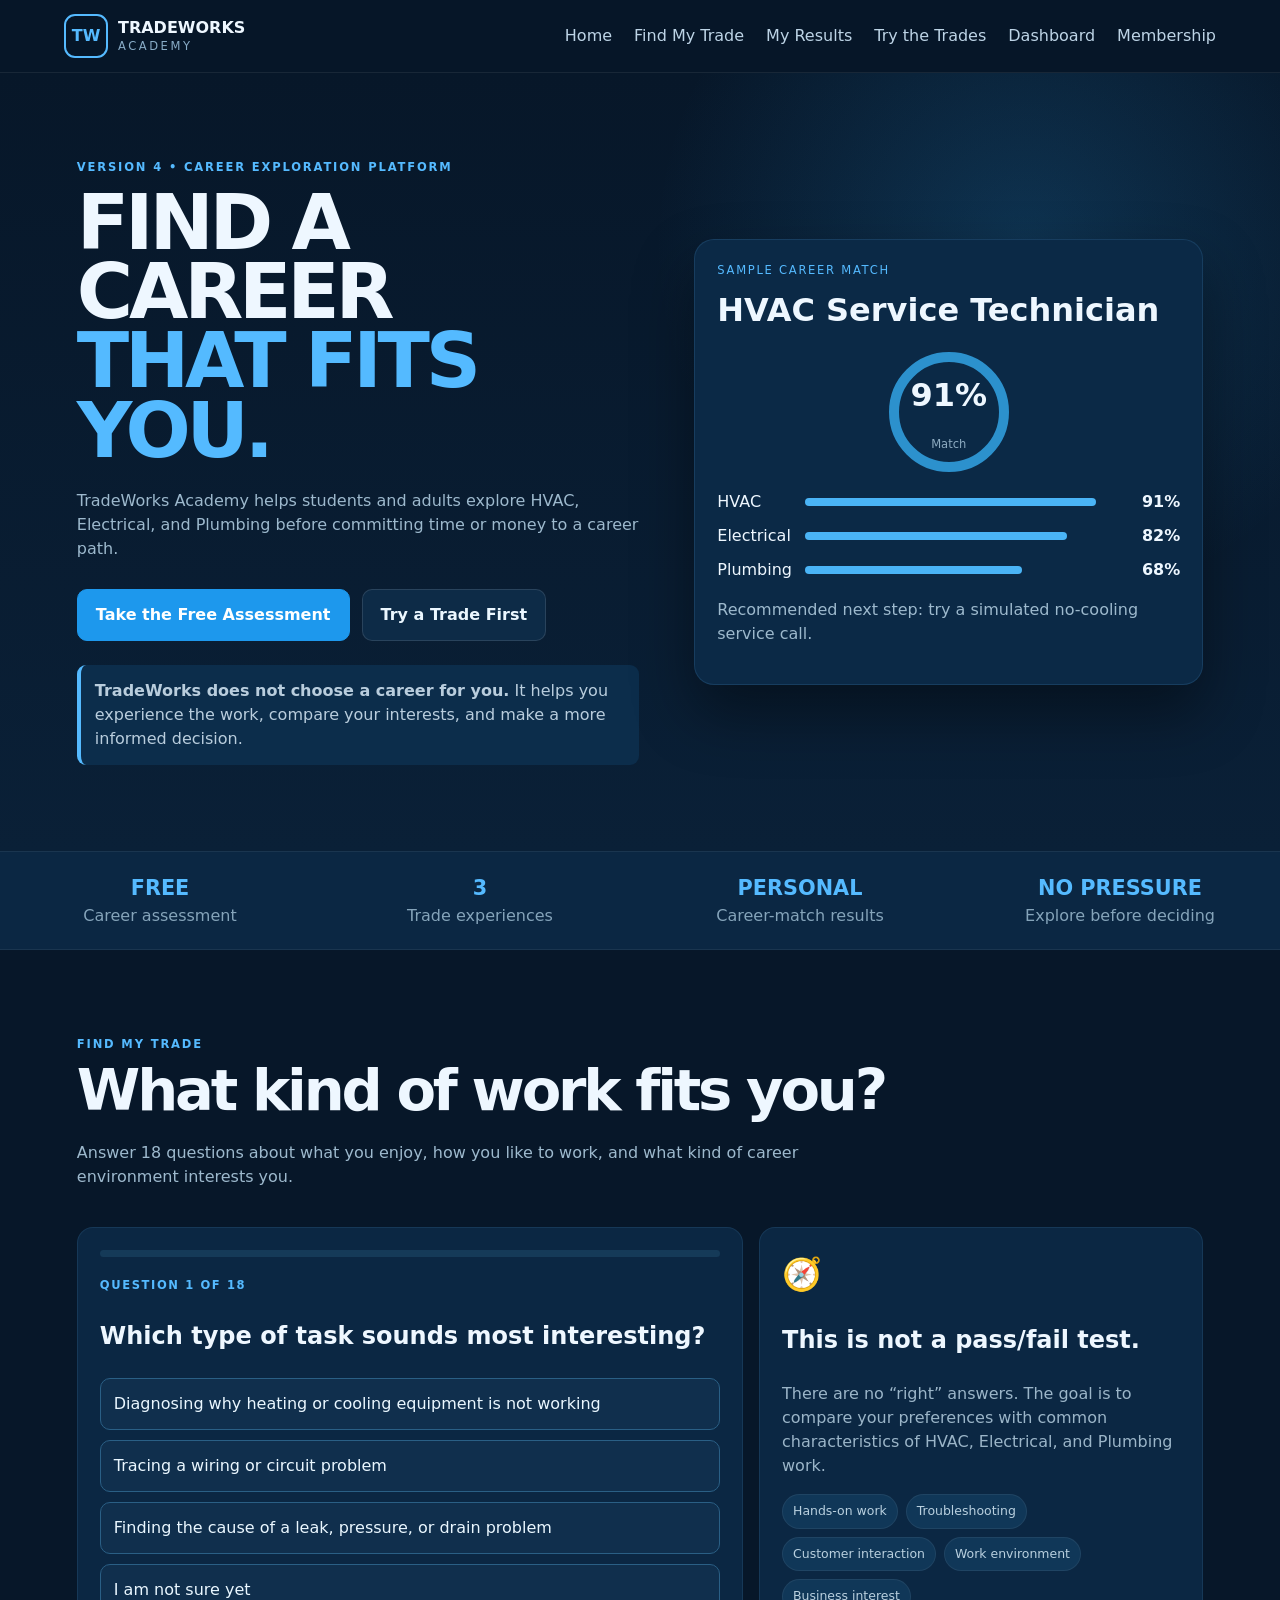
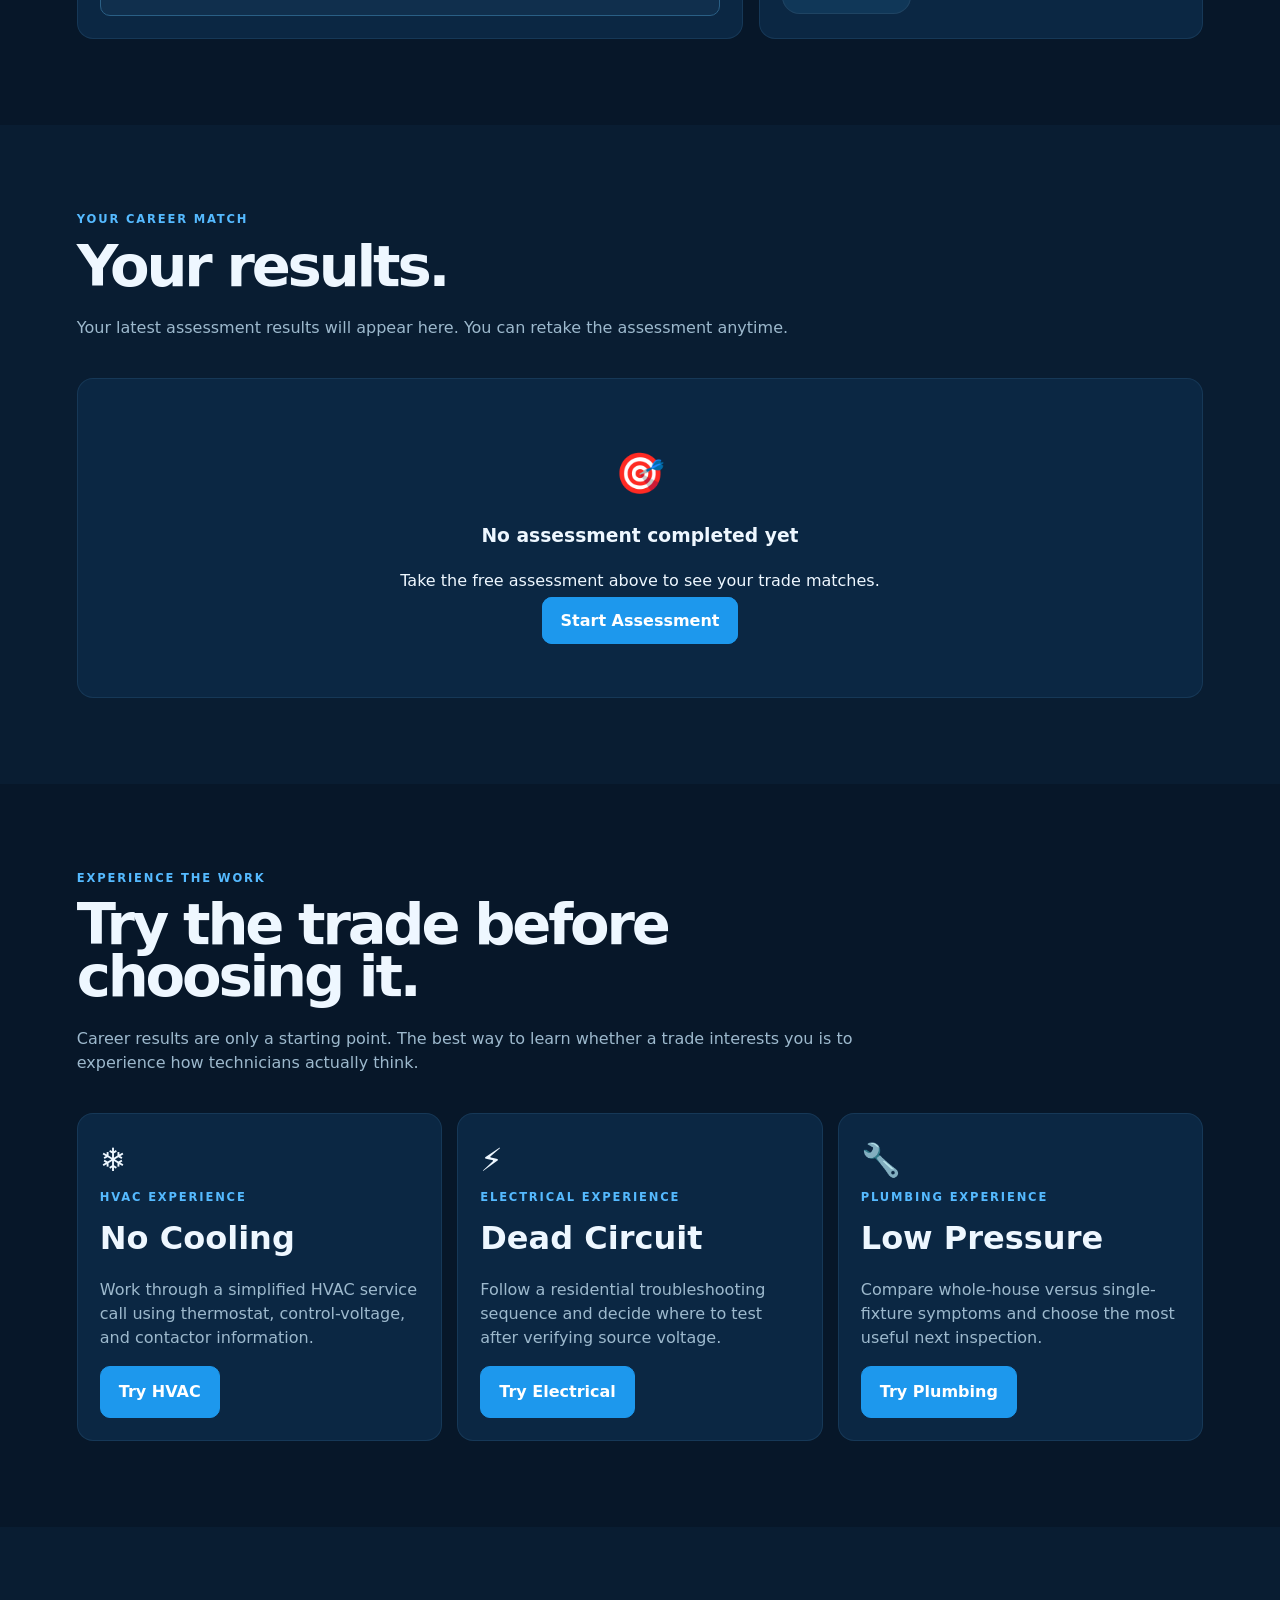
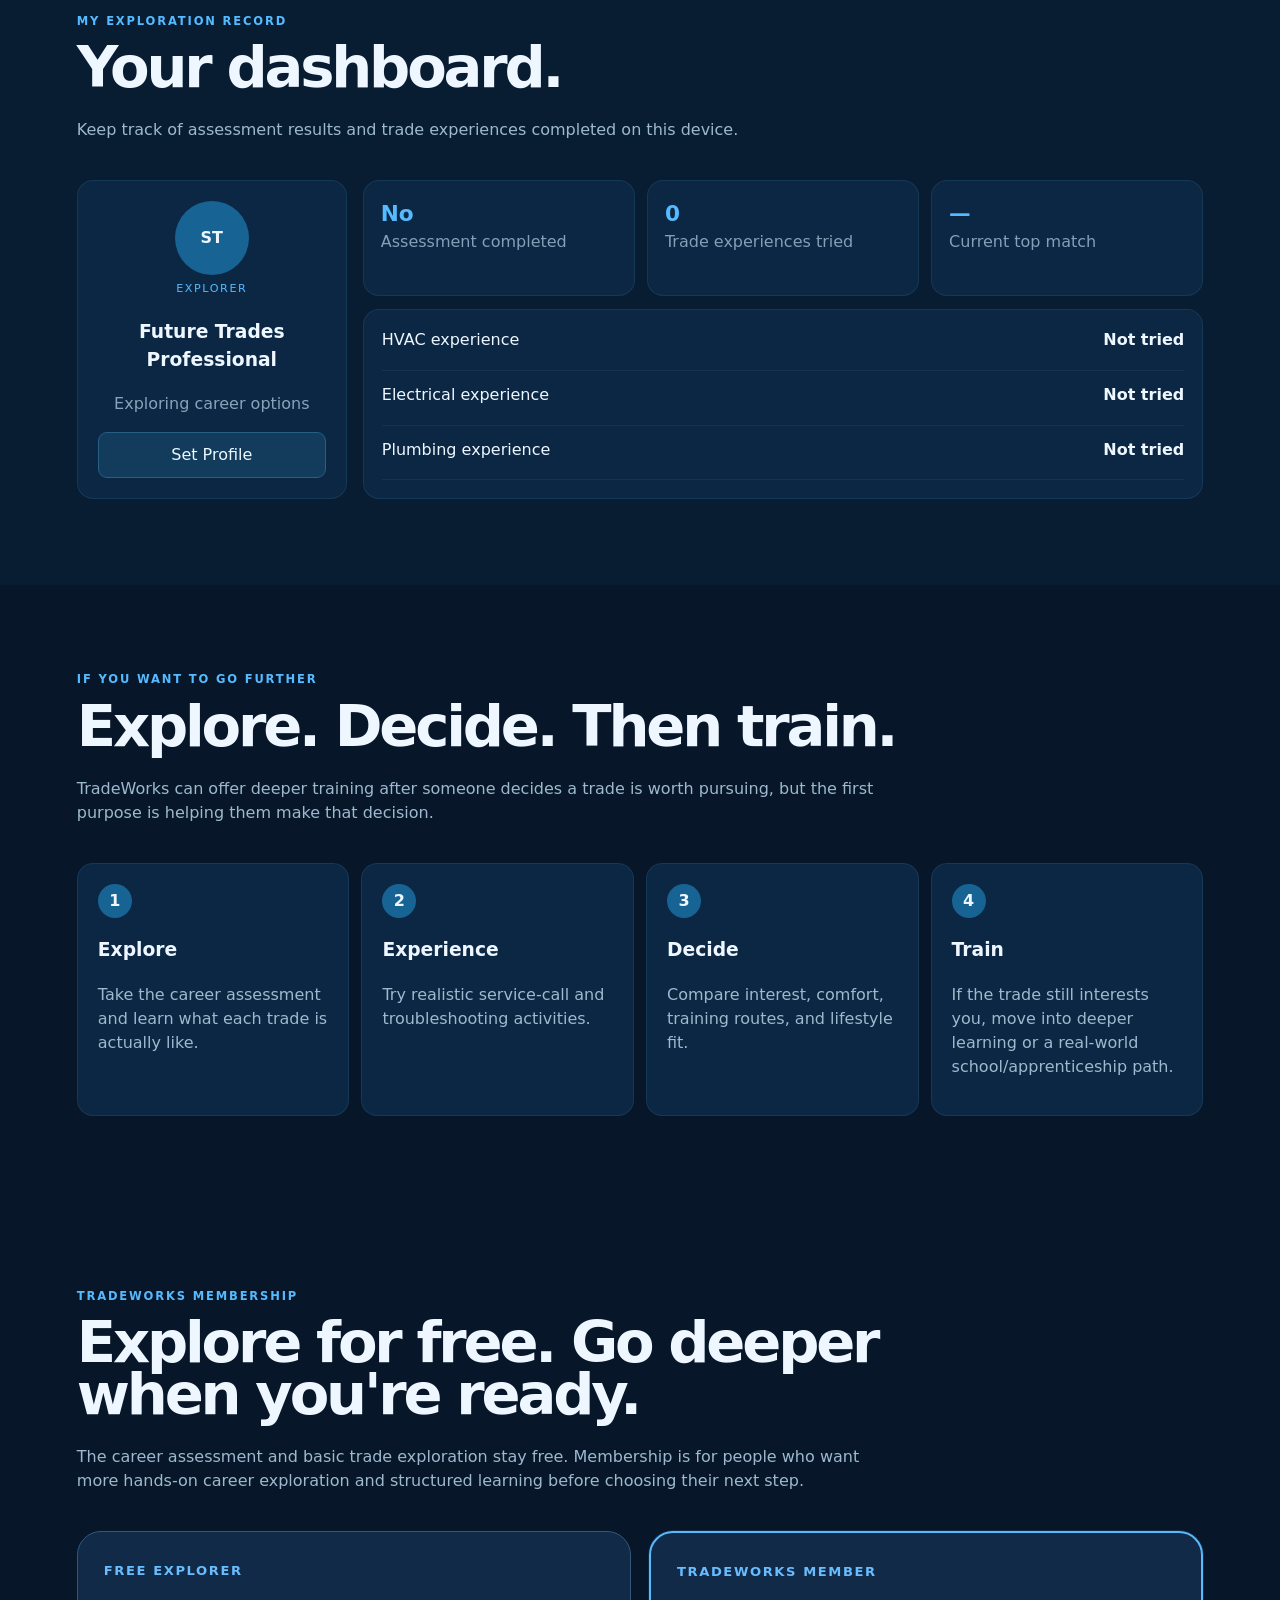
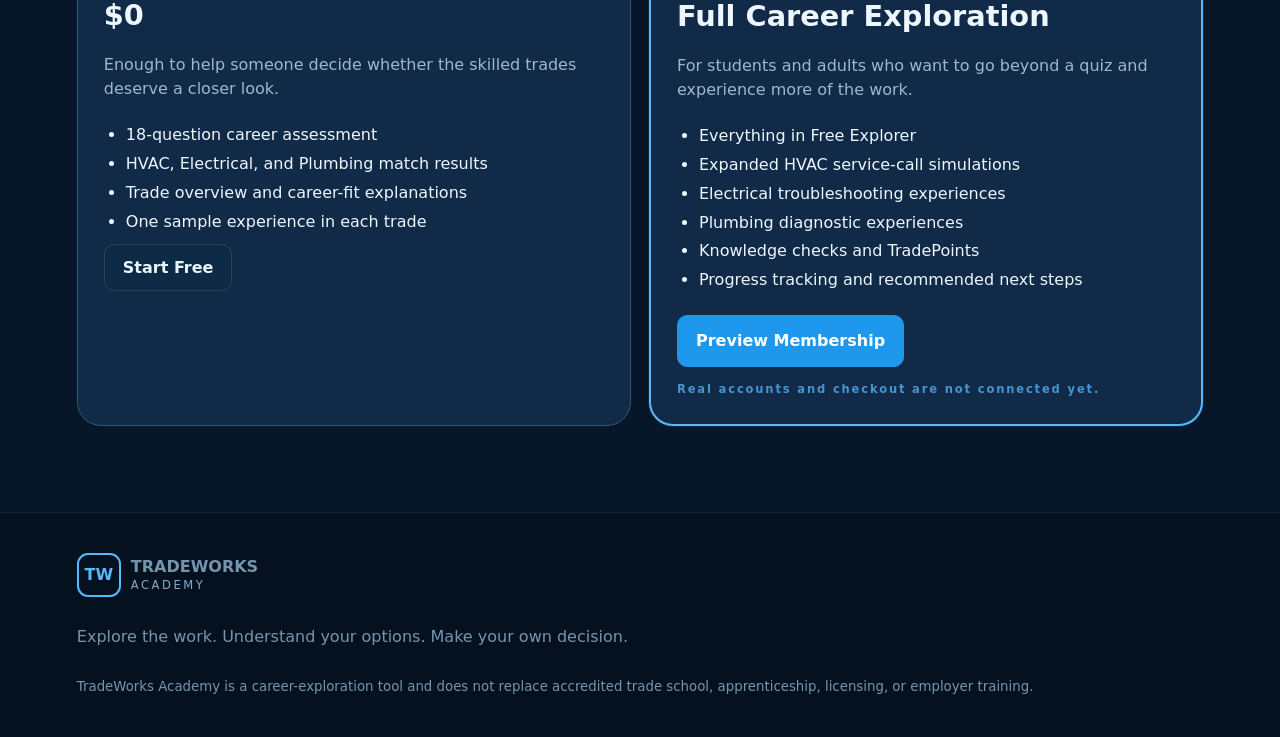
<file: index-old-v4.html>
<!doctype html>
<html lang="en">
<head>
<meta charset="utf-8">
<meta name="viewport" content="width=device-width,initial-scale=1">
<meta name="theme-color" content="#071729">
<title>TradeWorks Academy V4</title>
<style>
*{box-sizing:border-box}html{scroll-behavior:smooth}body{margin:0;background:#071729;color:#eef7ff;font-family:Inter,system-ui,-apple-system,Segoe UI,sans-serif;line-height:1.5}button,input,select{font:inherit}a{color:inherit;text-decoration:none}.topbar{position:sticky;top:0;z-index:40;display:flex;align-items:center;justify-content:space-between;padding:14px clamp(18px,5vw,70px);background:#071729ef;border-bottom:1px solid #ffffff12;backdrop-filter:blur(14px)}.brand{display:flex;align-items:center;gap:10px}.brandmark{width:44px;height:44px;display:grid;place-items:center;border:2px solid #55baff;border-radius:11px;color:#55baff;font-weight:900}.brand strong,.brand span{display:block;line-height:1}.brand span{font-size:.72rem;letter-spacing:.22em;color:#88acc7;margin-top:5px}.topbar nav{display:flex;gap:22px;color:#bdd4e6}.menu{display:none;border:0;background:none;color:white;font-size:1.55rem}.section{padding:86px clamp(20px,6vw,84px)}.hero{display:grid;grid-template-columns:1.05fr .95fr;gap:55px;align-items:center;min-height:78vh;background:radial-gradient(circle at 80% 22%,#299ce533,transparent 31%),linear-gradient(#071729,#0a2037)}.eyebrow,article small{font-size:.72rem;letter-spacing:.16em;font-weight:900;color:#55baff}.hero h1,.section-head h2{font-size:clamp(2.8rem,6vw,6rem);line-height:.9;letter-spacing:-.055em;margin:12px 0 24px}.hero h1 span{color:#54baff}.hero p,.section-head p,article p{color:#9db9cd}.actions{display:flex;gap:12px;flex-wrap:wrap;margin-top:28px}.btn{padding:13px 18px;border-radius:10px;border:1px solid #ffffff1d;font-weight:800;cursor:pointer}.primary{background:#1d98ed;color:white;border-color:#1d98ed}.secondary{background:#0d2b47;color:#ebf7ff}.mission-note{margin-top:24px;background:#0c2d4b;border-left:4px solid #55baff;padding:14px;border-radius:9px;color:#b9cddd}.hero-card{display:flex;justify-content:center}.result-preview{width:min(560px,100%);background:#0b2946;border:1px solid #66bdfa22;border-radius:20px;padding:22px;box-shadow:0 28px 60px #0006}.preview-label{font-size:.72rem;color:#55baff;letter-spacing:.15em}.result-preview h3{font-size:2rem;margin:7px 0}.score-ring{width:120px;height:120px;border-radius:50%;border:10px solid #2c91cd;display:grid;place-items:center;margin:18px auto}.score-ring b,.score-ring span{display:block;text-align:center}.score-ring b{font-size:2rem}.score-ring span{font-size:.72rem;color:#8caac0}.preview-bars{display:grid;gap:10px}.preview-bars div{display:grid;grid-template-columns:80px 1fr 48px;gap:8px;align-items:center}.preview-bars i{height:8px;background:#4ab4f6;border-radius:9px}.preview-bars b{text-align:right}.strip{display:grid;grid-template-columns:repeat(4,1fr);background:#0b2743;border-block:1px solid #ffffff10}.strip div{text-align:center;padding:21px}.strip b,.strip span{display:block}.strip b{font-size:1.3rem;color:#55baff}.strip span{color:#85a4ba}.section-head{max-width:820px;margin-bottom:38px}.section-head h2{font-size:clamp(2.2rem,4.5vw,4.5rem)}.assessment-grid{display:grid;grid-template-columns:1.2fr .8fr;gap:16px}.quiz-card,.assessment-side,.results-panel,.academy-grid article,.student-panel,.stats>div,.explore-progress,.next-grid article{background:#0b2743;border:1px solid #70bef51c;border-radius:16px}.quiz-card,.assessment-side{padding:22px}.quiz-progress{height:7px;background:#153a58;border-radius:10px;overflow:hidden;margin-bottom:20px}.quiz-progress i{display:block;height:100%;width:0;background:#47b1f5}.question-number{font-size:.72rem;color:#55baff;font-weight:900;letter-spacing:.14em}.question h3{font-size:1.5rem}.answer-grid{display:grid;gap:10px}.answer-grid button{background:#102f4d;color:#eaf7ff;border:1px solid #2a5f85;border-radius:10px;padding:13px;text-align:left;cursor:pointer}.answer-grid button:hover{border-color:#55baff}.assessment-side h3{font-size:1.5rem}.assessment-side p{color:#9bb5c8}.side-icon{font-size:2rem}.side-tags{display:flex;flex-wrap:wrap;gap:8px}.side-tags span{background:#103758;border:1px solid #ffffff10;border-radius:999px;padding:7px 10px;font-size:.78rem;color:#b9d0df}.alt{background:#091d32}.results-panel{padding:24px}.results-panel.empty{text-align:center}.empty-state{padding:40px}.empty-state>div{font-size:2.5rem}.result-top{display:grid;grid-template-columns:1fr auto;gap:20px;align-items:center}.result-top h3{font-size:2.2rem;margin:5px 0}.match-badge{width:110px;height:110px;border-radius:50%;display:grid;place-items:center;border:8px solid #45abed;text-align:center}.match-badge b{font-size:1.8rem;display:block}.match-badge span{font-size:.7rem;color:#88a8bd}.match-bars{display:grid;gap:11px;margin:20px 0}.match-bars div{display:grid;grid-template-columns:95px 1fr 55px;gap:9px;align-items:center}.match-bars i{height:9px;border-radius:9px;background:#47b1f5}.why-box,.next-step-box{background:#091f36;border-radius:11px;padding:16px;margin-top:13px}.why-box p,.next-step-box p{color:#a9c0d0}.result-actions{display:flex;gap:10px;flex-wrap:wrap;margin-top:16px}.academy-grid{display:grid;grid-template-columns:repeat(3,1fr);gap:15px}.academy-grid article{padding:22px}.icon{font-size:2rem}.academy-grid h3{font-size:2rem;margin:6px 0}.dashboard{display:grid;grid-template-columns:270px 1fr;gap:16px}.student-panel{padding:20px;text-align:center}.avatar{width:74px;height:74px;border-radius:50%;display:grid;place-items:center;background:#176494;font-weight:900;margin:auto}.student-panel>span{color:#55baff;font-size:.7rem;letter-spacing:.14em}.student-panel p{color:#86a4ba}.sidebtn{width:100%;padding:10px;border-radius:9px;background:#123b5c;border:1px solid #275f86;color:#eaf7ff}.dashboard-main{display:grid;gap:13px}.stats{display:grid;grid-template-columns:repeat(3,1fr);gap:12px}.stats>div{padding:17px}.stats b,.stats span{display:block}.stats b{font-size:1.35rem;color:#55baff}.stats span{color:#82a1b7}.explore-progress{padding:18px;display:grid;gap:12px}.explore-progress div{display:flex;justify-content:space-between;border-bottom:1px solid #ffffff0d;padding-bottom:10px}.next-grid{display:grid;grid-template-columns:repeat(4,1fr);gap:12px}.next-grid article{padding:20px}.next-grid article>b{display:grid;place-items:center;width:34px;height:34px;border-radius:50%;background:#176494}.modal{position:fixed;inset:0;display:none;align-items:center;justify-content:center;padding:18px;background:#020913dc;z-index:70}.modal.open{display:flex}.modal-card{position:relative;width:min(580px,100%);max-height:92vh;overflow:auto;background:#0b2844;border:1px solid #2c6288;border-radius:18px;padding:27px}.modal-card.wide{width:min(800px,100%)}.close{position:absolute;right:13px;top:8px;border:0;background:none;color:white;font-size:2rem}.modal label{display:block;color:#9eb6c8;margin:12px 0}.modal input,.modal select{width:100%;margin-top:5px;padding:12px;border-radius:9px;border:1px solid #2c5d7e;background:#081d32;color:white}.experience-body{background:#091f36;border-radius:12px;padding:17px;color:#c2d5e3}.experience-facts{display:grid;grid-template-columns:repeat(3,1fr);gap:8px;margin:14px 0}.experience-facts div{background:#0e3455;border-radius:9px;padding:10px}.experience-choices{display:grid;gap:9px}.experience-choices button{padding:12px;border-radius:9px;background:#102f4d;border:1px solid #285d82;color:#e8f6ff;text-align:left}.experience-choices button.correct{background:#16472f;border-color:#42c87d}.experience-choices button.wrong{background:#4b2229;border-color:#d0616c}.experience-result{margin-top:13px;padding:12px;background:#0a2139;border-radius:9px}.reflect-box{margin-top:18px;background:#103758;border-radius:10px;padding:15px}.reflect-buttons{display:flex;flex-wrap:wrap;gap:8px;margin-top:10px}.reflect-buttons button{padding:8px 10px;border-radius:999px;background:#0b2844;border:1px solid #3d7398;color:#e8f5ff}footer{padding:40px clamp(20px,6vw,84px);background:#05111f;color:#7695ad;border-top:1px solid #ffffff10;display:grid;gap:12px}@media(max-width:920px){.hero,.assessment-grid,.dashboard{grid-template-columns:1fr}.academy-grid,.next-grid{grid-template-columns:1fr}.stats{grid-template-columns:1fr}.topbar nav{display:none;position:absolute;top:72px;left:0;right:0;background:#071729;padding:18px;flex-direction:column}.topbar nav.open{display:flex}.menu{display:block}.strip{grid-template-columns:repeat(2,1fr)}}@media(max-width:520px){.section{padding:62px 18px}.hero h1{font-size:3rem}.actions>*{width:100%;text-align:center}.strip{grid-template-columns:1fr}.result-top{grid-template-columns:1fr}.match-badge{margin:auto}.experience-facts{grid-template-columns:1fr}.match-bars div{grid-template-columns:80px 1fr 45px}}
.membership-grid{display:grid;grid-template-columns:repeat(2,minmax(0,1fr));gap:18px;margin-top:24px}
.membership-card{background:#102a47;border:1px solid #31587b;border-radius:24px;padding:26px}
.membership-card.featured{border:2px solid #59b9ff;box-shadow:0 0 0 1px rgba(89,185,255,.12)}
.membership-card h3{font-size:1.8rem;margin:12px 0}
.membership-card ul{padding-left:22px;line-height:1.8;margin:20px 0}
.plan-tag{font-weight:800;letter-spacing:.12em;color:#69bdff;font-size:.82rem}
.membership-card small{display:block;margin-top:14px;opacity:.75}
.membership-notice{margin-top:20px;padding:20px;border-radius:18px;background:#173c60;border:1px solid #59b9ff}
@media(max-width:720px){.membership-grid{grid-template-columns:1fr}}

</style>
</head>
<body>
<header class="topbar">
  <a class="brand" href="#home"><div class="brandmark">TW</div><div><strong>TRADEWORKS</strong><span>ACADEMY</span></div></a>
  <button id="menuBtn" class="menu">☰</button>
  <nav id="nav">
    <a href="#home">Home</a>
    <a href="#assessment">Find My Trade</a>
    <a href="#results">My Results</a>
    <a href="#academies">Try the Trades</a>
    <a href="#dashboard">Dashboard</a><a href="#membership">Membership</a>
  </nav>
</header>

<main>
<section id="home" class="hero section">
  <div class="hero-copy">
    <div class="eyebrow">VERSION 4 • CAREER EXPLORATION PLATFORM</div>
    <h1>FIND A CAREER<br><span>THAT FITS YOU.</span></h1>
    <p>TradeWorks Academy helps students and adults explore HVAC, Electrical, and Plumbing before committing time or money to a career path.</p>
    <div class="actions">
      <a class="btn primary" href="#assessment">Take the Free Assessment</a>
      <a class="btn secondary" href="#academies">Try a Trade First</a>
    </div>
    <div class="mission-note"><b>TradeWorks does not choose a career for you.</b> It helps you experience the work, compare your interests, and make a more informed decision.</div>
  </div>
  <div class="hero-card">
    <div class="result-preview">
      <div class="preview-label">SAMPLE CAREER MATCH</div>
      <h3>HVAC Service Technician</h3>
      <div class="score-ring"><b>91%</b><span>Match</span></div>
      <div class="preview-bars">
        <div><span>HVAC</span><i style="width:91%"></i><b>91%</b></div>
        <div><span>Electrical</span><i style="width:82%"></i><b>82%</b></div>
        <div><span>Plumbing</span><i style="width:68%"></i><b>68%</b></div>
      </div>
      <p>Recommended next step: try a simulated no-cooling service call.</p>
    </div>
  </div>
</section>

<section class="strip">
  <div><b>FREE</b><span>Career assessment</span></div>
  <div><b>3</b><span>Trade experiences</span></div>
  <div><b>PERSONAL</b><span>Career-match results</span></div>
  <div><b>NO PRESSURE</b><span>Explore before deciding</span></div>
</section>

<section id="assessment" class="section">
  <div class="section-head">
    <div class="eyebrow">FIND MY TRADE</div>
    <h2>What kind of work fits you?</h2>
    <p>Answer 18 questions about what you enjoy, how you like to work, and what kind of career environment interests you.</p>
  </div>

  <div class="assessment-grid">
    <div class="quiz-card">
      <div class="quiz-progress"><i id="assessmentProgress"></i></div>
      <div id="assessmentBox"></div>
    </div>
    <aside class="assessment-side">
      <div class="side-icon">🧭</div>
      <h3>This is not a pass/fail test.</h3>
      <p>There are no “right” answers. The goal is to compare your preferences with common characteristics of HVAC, Electrical, and Plumbing work.</p>
      <div class="side-tags"><span>Hands-on work</span><span>Troubleshooting</span><span>Customer interaction</span><span>Work environment</span><span>Business interest</span></div>
    </aside>
  </div>
</section>

<section id="results" class="section alt">
  <div class="section-head">
    <div class="eyebrow">YOUR CAREER MATCH</div>
    <h2>Your results.</h2>
    <p>Your latest assessment results will appear here. You can retake the assessment anytime.</p>
  </div>
  <div id="resultsPanel" class="results-panel empty">
    <div class="empty-state">
      <div>🎯</div><h3>No assessment completed yet</h3><p>Take the free assessment above to see your trade matches.</p><a class="btn primary" href="#assessment">Start Assessment</a>
    </div>
  </div>
</section>

<section id="academies" class="section">
  <div class="section-head">
    <div class="eyebrow">EXPERIENCE THE WORK</div>
    <h2>Try the trade before choosing it.</h2>
    <p>Career results are only a starting point. The best way to learn whether a trade interests you is to experience how technicians actually think.</p>
  </div>
  <div class="academy-grid">
    <article>
      <div class="icon">❄️</div><small>HVAC EXPERIENCE</small><h3>No Cooling</h3>
      <p>Work through a simplified HVAC service call using thermostat, control-voltage, and contactor information.</p>
      <button class="btn primary experience" data-trade="HVAC">Try HVAC</button>
    </article>
    <article>
      <div class="icon">⚡</div><small>ELECTRICAL EXPERIENCE</small><h3>Dead Circuit</h3>
      <p>Follow a residential troubleshooting sequence and decide where to test after verifying source voltage.</p>
      <button class="btn primary experience" data-trade="Electrical">Try Electrical</button>
    </article>
    <article>
      <div class="icon">🔧</div><small>PLUMBING EXPERIENCE</small><h3>Low Pressure</h3>
      <p>Compare whole-house versus single-fixture symptoms and choose the most useful next inspection.</p>
      <button class="btn primary experience" data-trade="Plumbing">Try Plumbing</button>
    </article>
  </div>
</section>

<section id="dashboard" class="section alt">
  <div class="section-head"><div class="eyebrow">MY EXPLORATION RECORD</div><h2>Your dashboard.</h2><p>Keep track of assessment results and trade experiences completed on this device.</p></div>
  <div class="dashboard">
    <aside class="student-panel">
      <div class="avatar">ST</div><span>EXPLORER</span><h3 id="studentName">Future Trades Professional</h3>
      <p id="studentGoal">Exploring career options</p>
      <button class="sidebtn" id="profileBtn">Set Profile</button>
    </aside>
    <div class="dashboard-main">
      <div class="stats">
        <div><b id="assessmentDone">No</b><span>Assessment completed</span></div>
        <div><b id="experiencesDone">0</b><span>Trade experiences tried</span></div>
        <div><b id="topMatch">—</b><span>Current top match</span></div>
      </div>
      <div class="explore-progress">
        <div><span>HVAC experience</span><b id="hvacDone">Not tried</b></div>
        <div><span>Electrical experience</span><b id="elecDone">Not tried</b></div>
        <div><span>Plumbing experience</span><b id="plumbDone">Not tried</b></div>
      </div>
    </div>
  </div>
</section>

<section class="section">
  <div class="section-head"><div class="eyebrow">IF YOU WANT TO GO FURTHER</div><h2>Explore. Decide. Then train.</h2><p>TradeWorks can offer deeper training after someone decides a trade is worth pursuing, but the first purpose is helping them make that decision.</p></div>
  <div class="next-grid">
    <article><b>1</b><h3>Explore</h3><p>Take the career assessment and learn what each trade is actually like.</p></article>
    <article><b>2</b><h3>Experience</h3><p>Try realistic service-call and troubleshooting activities.</p></article>
    <article><b>3</b><h3>Decide</h3><p>Compare interest, comfort, training routes, and lifestyle fit.</p></article>
    <article><b>4</b><h3>Train</h3><p>If the trade still interests you, move into deeper learning or a real-world school/apprenticeship path.</p></article>
  </div>
</section>
</main>

<div class="modal" id="profileModal">
  <div class="modal-card">
    <button class="close">×</button><div class="eyebrow">EXPLORER PROFILE</div><h2>Tell us a little about your goal</h2>
    <label>Name<input id="nameInput" placeholder="Your name"></label>
    <label>Current goal<select id="goalInput"><option>Exploring career options</option><option>Considering trade school</option><option>Considering an apprenticeship</option><option>Considering a career change</option><option>Helping someone explore careers</option></select></label>
    <button class="btn primary" id="saveProfile">Save Profile</button>
  </div>
</div>

<div class="modal" id="experienceModal">
  <div class="modal-card wide"><button class="close">×</button><div id="experienceView"></div></div>
</div>


<section id="membership" class="section">
  <div class="section-head">
    <div class="eyebrow">TRADEWORKS MEMBERSHIP</div>
    <h2>Explore for free. Go deeper when you're ready.</h2>
    <p>The career assessment and basic trade exploration stay free. Membership is for people who want more hands-on career exploration and structured learning before choosing their next step.</p>
  </div>
  <div class="membership-grid">
    <article class="membership-card">
      <span class="plan-tag">FREE EXPLORER</span>
      <h3>$0</h3>
      <p>Enough to help someone decide whether the skilled trades deserve a closer look.</p>
      <ul>
        <li>18-question career assessment</li>
        <li>HVAC, Electrical, and Plumbing match results</li>
        <li>Trade overview and career-fit explanations</li>
        <li>One sample experience in each trade</li>
      </ul>
      <a class="btn secondary" href="#assessment">Start Free</a>
    </article>
    <article class="membership-card featured">
      <span class="plan-tag">TRADEWORKS MEMBER</span>
      <h3>Full Career Exploration</h3>
      <p>For students and adults who want to go beyond a quiz and experience more of the work.</p>
      <ul>
        <li>Everything in Free Explorer</li>
        <li>Expanded HVAC service-call simulations</li>
        <li>Electrical troubleshooting experiences</li>
        <li>Plumbing diagnostic experiences</li>
        <li>Knowledge checks and TradePoints</li>
        <li>Progress tracking and recommended next steps</li>
      </ul>
      <button class="btn primary" id="membershipPreviewBtn">Preview Membership</button>
      <small>Real accounts and checkout are not connected yet.</small>
    </article>
  </div>
  <div id="membershipNotice" class="membership-notice" hidden>
    <strong>Membership preview is ready.</strong>
    <p>The next production phase is secure student accounts, saved cloud progress, and real payment processing. This prototype does not collect money.</p>
  </div>
</section>

<footer>
  <div class="brand"><div class="brandmark">TW</div><div><strong>TRADEWORKS</strong><span>ACADEMY</span></div></div>
  <p>Explore the work. Understand your options. Make your own decision.</p>
  <small>TradeWorks Academy is a career-exploration tool and does not replace accredited trade school, apprenticeship, licensing, or employer training.</small>
</footer>


<script>
const $=s=>document.querySelector(s), $$=s=>[...document.querySelectorAll(s)];
const questions=[
{q:'Which type of task sounds most interesting?',a:[['Diagnosing why heating or cooling equipment is not working',{HVAC:3,Electrical:1}],['Tracing a wiring or circuit problem',{Electrical:3,HVAC:1}],['Finding the cause of a leak, pressure, or drain problem',{Plumbing:3}],['I am not sure yet',{HVAC:1,Electrical:1,Plumbing:1}]]},
{q:'How do you feel about troubleshooting problems that may have several possible causes?',a:[['I enjoy narrowing down possibilities step by step',{HVAC:3,Electrical:3,Plumbing:2}],['I like it if I can use measurements or tools',{HVAC:3,Electrical:3,Plumbing:2}],['I prefer straightforward repair tasks',{Plumbing:2,HVAC:1}],['I do not know yet',{HVAC:1,Electrical:1,Plumbing:1}]]},
{q:'Which work environment sounds most appealing?',a:[['Different homes and businesses every day',{HVAC:3,Plumbing:3,Electrical:2}],['Construction sites and new installations',{Electrical:3,Plumbing:3,HVAC:2}],['Mechanical rooms, equipment, and controls',{HVAC:3,Electrical:2}],['No preference',{HVAC:1,Electrical:1,Plumbing:1}]]},
{q:'How interested are you in electricity and electrical measurements?',a:[['Very interested',{Electrical:4,HVAC:3}],['Somewhat interested',{Electrical:2,HVAC:2,Plumbing:1}],['Not very interested',{Plumbing:3}],['I have not tried it',{HVAC:1,Electrical:1,Plumbing:1}]]},
{q:'How interested are you in mechanical equipment, motors, fans, compressors, and controls?',a:[['Very interested',{HVAC:4,Electrical:1}],['Somewhat interested',{HVAC:2,Electrical:1,Plumbing:1}],['Not very interested',{Plumbing:2,Electrical:1}],['I have not tried it',{HVAC:1,Electrical:1,Plumbing:1}]]},
{q:'How interested are you in water systems, piping, fixtures, drains, and pressure problems?',a:[['Very interested',{Plumbing:4}],['Somewhat interested',{Plumbing:2,HVAC:1}],['Not very interested',{HVAC:2,Electrical:2}],['I have not tried it',{HVAC:1,Electrical:1,Plumbing:1}]]},
{q:'How do you feel about working directly with customers?',a:[['I enjoy explaining problems and solutions',{HVAC:3,Plumbing:3,Electrical:2}],['I can do it when needed',{HVAC:2,Plumbing:2,Electrical:2}],['I would rather focus mostly on the technical work',{Electrical:3,HVAC:1}],['Not sure',{HVAC:1,Electrical:1,Plumbing:1}]]},
{q:'Would you be comfortable sometimes working outdoors in hot or cold weather?',a:[['Yes',{HVAC:3,Plumbing:2,Electrical:2}],['Sometimes',{HVAC:2,Plumbing:2,Electrical:2}],['I would strongly prefer indoor work',{Electrical:2,Plumbing:1}],['Not sure',{HVAC:1,Electrical:1,Plumbing:1}]]},
{q:'Would ladders, attics, crawlspaces, or tight work areas bother you?',a:[['I can handle them',{HVAC:3,Electrical:3,Plumbing:3}],['Some are okay',{HVAC:2,Electrical:2,Plumbing:2}],['I would rather avoid them',{Electrical:1,Plumbing:1,HVAC:1}],['I have not experienced that kind of work',{HVAC:1,Electrical:1,Plumbing:1}]]},
{q:'How do you feel about math and measurements?',a:[['I like them',{Electrical:3,HVAC:3,Plumbing:2}],['I am okay with practical math',{HVAC:2,Electrical:2,Plumbing:2}],['I prefer less math-heavy work',{Plumbing:2}],['I am willing to improve',{HVAC:2,Electrical:2,Plumbing:2}]]},
{q:'Which sounds more satisfying?',a:[['Getting a machine or system running again',{HVAC:4}],['Making a circuit operate correctly and safely',{Electrical:4}],['Restoring water flow or drainage',{Plumbing:4}],['All of those sound satisfying',{HVAC:2,Electrical:2,Plumbing:2}]]},
{q:'Would you enjoy reading diagrams, wiring schematics, or technical drawings?',a:[['Yes',{Electrical:3,HVAC:3,Plumbing:1}],['Maybe after learning how',{Electrical:2,HVAC:2,Plumbing:2}],['Not much',{Plumbing:2}],['Not sure',{HVAC:1,Electrical:1,Plumbing:1}]]},
{q:'How important is variety in your workday?',a:[['Very important',{HVAC:3,Plumbing:3,Electrical:2}],['Somewhat important',{HVAC:2,Electrical:2,Plumbing:2}],['I like predictable work',{Electrical:2,Plumbing:2}],['No preference',{HVAC:1,Electrical:1,Plumbing:1}]]},
{q:'Would owning a service business someday interest you?',a:[['Yes',{HVAC:3,Plumbing:3,Electrical:3}],['Maybe',{HVAC:2,Plumbing:2,Electrical:2}],['Probably not',{HVAC:1,Electrical:1,Plumbing:1}],['I have never considered it',{HVAC:1,Electrical:1,Plumbing:1}]]},
{q:'Which learning style fits you best?',a:[['Show me, then let me try it',{HVAC:3,Electrical:3,Plumbing:3}],['I learn best from diagrams and explanations',{Electrical:3,HVAC:2,Plumbing:1}],['I learn by physically building or repairing',{Plumbing:3,HVAC:2,Electrical:2}],['A mix of all three',{HVAC:2,Electrical:2,Plumbing:2}]]},
{q:'How do you feel about emergency or after-hours service work?',a:[['I could handle some on-call work',{HVAC:3,Plumbing:3,Electrical:2}],['Only occasionally',{HVAC:2,Plumbing:2,Electrical:2}],['I strongly prefer a regular schedule',{Electrical:2}],['Not sure',{HVAC:1,Electrical:1,Plumbing:1}]]},
{q:'What matters most to you when choosing a career?',a:[['Solving technical problems',{HVAC:3,Electrical:3,Plumbing:2}],['Building and installing things',{Electrical:3,Plumbing:3,HVAC:2}],['Helping customers fix urgent problems',{HVAC:3,Plumbing:3,Electrical:2}],['I am still figuring that out',{HVAC:1,Electrical:1,Plumbing:1}]]},
{q:'Right now, how certain are you that you want a skilled-trade career?',a:[['Very interested',{HVAC:2,Electrical:2,Plumbing:2}],['Interested but still comparing options',{HVAC:2,Electrical:2,Plumbing:2}],['Mostly exploring',{HVAC:1,Electrical:1,Plumbing:1}],['Not sure trades are for me',{HVAC:1,Electrical:1,Plumbing:1}]]}
];
const experiences={
HVAC:{title:'HVAC: No-Cooling Service Call',intro:'The indoor blower is running, but the outdoor unit is not.',facts:['Thermostat: Calling for cool','Contactor coil: 24.4 VAC','Line voltage: Present'],q:'What is the best next step?',opts:['Add refrigerant','Verify the contactor pulls in and passes power','Replace the thermostat','Replace the indoor blower motor'],a:1,explain:'Control voltage is reaching the contactor. The next useful check is whether the contactor is mechanically operating and passing power.'},
Electrical:{title:'Electrical: Dead Circuit',intro:'Several receptacles on one branch circuit are dead, but the breaker appears on.',facts:['Breaker: On','Voltage at breaker: Present','Downstream receptacles: Dead'],q:'What is a useful next step?',opts:['Increase the breaker size','Check the next accessible upstream device/GFCI/connection','Replace every receptacle','Ignore the neutral'],a:1,explain:'After verifying source voltage, troubleshoot along the affected circuit from known-good toward the failed load.'},
Plumbing:{title:'Plumbing: Low Pressure',intro:'The customer reports low water pressure throughout the entire house.',facts:['All fixtures: Low pressure','Main supply: On','One faucet aerator: Clean'],q:'What should you inspect early?',opts:['Only one sink trap','Main shutoff, regulator, filter, or supply condition','One toilet flapper','The roof vent'],a:1,explain:'A whole-house symptom points toward a shared upstream component rather than one individual fixture.'}
};
let idx=0,scores={HVAC:0,Electrical:0,Plumbing:0};
let state={name:localStorage.tw4_name||'Future Trades Professional',goal:localStorage.tw4_goal||'Exploring career options'};
function save(){localStorage.tw4_name=state.name;localStorage.tw4_goal=state.goal}
function open(id){$(id).classList.add('open')} function close(){ $$('.modal').forEach(m=>m.classList.remove('open')) }
$$('.close').forEach(b=>b.onclick=close); $$('.modal').forEach(m=>m.onclick=e=>{if(e.target===m)close()});
$('#menuBtn').onclick=()=>$('#nav').classList.toggle('open');$$('#nav a').forEach(a=>a.onclick=()=>$('#nav').classList.remove('open'));
function renderQ(){let item=questions[idx];$('#assessmentProgress').style.width=(idx/questions.length*100)+'%';$('#assessmentBox').innerHTML=`<div class="question"><div class="question-number">QUESTION ${idx+1} OF ${questions.length}</div><h3>${item.q}</h3><div class="answer-grid">${item.a.map((x,i)=>`<button data-i="${i}">${x[0]}</button>`).join('')}</div></div>`;$$('#assessmentBox button').forEach(b=>b.onclick=()=>answer(+b.dataset.i))}
function answer(i){let weights=questions[idx].a[i][1];Object.entries(weights).forEach(([k,v])=>scores[k]+=v);idx++;if(idx<questions.length)renderQ();else finish()}
function finish(){
 $('#assessmentProgress').style.width='100%';
 $('#assessmentBox').innerHTML='<div class="question"><div class="question-number">ASSESSMENT COMPLETE</div><h3>Your career matches are ready.</h3><button class="btn secondary" id="retake">Retake Assessment</button></div>';
 let maxPossible=questions.length*4;
 let pct={};Object.keys(scores).forEach(k=>pct[k]=Math.max(1,Math.min(99,Math.round(scores[k]/maxPossible*100+28))));
 let order=Object.entries(pct).sort((a,b)=>b[1]-a[1]), top=order[0][0];
 localStorage.tw4_results=JSON.stringify(pct);localStorage.tw4_top=top;
 showResults(pct);
 $('#retake').onclick=()=>{idx=0;scores={HVAC:0,Electrical:0,Plumbing:0};renderQ()};
 location.hash='#results'; updateDashboard();
}
function showResults(pct){
 let order=Object.entries(pct).sort((a,b)=>b[1]-a[1]), top=order[0][0];
 const copy={
 HVAC:'Your answers suggest you may enjoy mechanical/electrical troubleshooting, varied service work, practical measurements, and solving comfort-system problems.',
 Electrical:'Your answers suggest you may enjoy circuits, precise measurements, diagrams, installation work, and methodical troubleshooting.',
 Plumbing:'Your answers suggest you may enjoy hands-on repair, piping and fixture systems, practical problem solving, and restoring water flow or drainage.'
 };
 $('#resultsPanel').classList.remove('empty');
 $('#resultsPanel').innerHTML=`<div class="result-top"><div><div class="eyebrow">TOP CURRENT MATCH</div><h3>${top}</h3><p>This does not mean you should choose ${top}. It means your answers currently align most closely with common parts of that work.</p></div><div class="match-badge"><div><b>${pct[top]}%</b><span>Match</span></div></div></div>
 <div class="match-bars">${order.map(([t,v])=>`<div><span>${t}</span><i style="width:${v}%"></i><b>${v}%</b></div>`).join('')}</div>
 <div class="why-box"><b>Why ${top} ranked highest</b><p>${copy[top]}</p></div>
 <div class="next-step-box"><b>Recommended next step</b><p>Try the free ${top} work experience below. Afterward, ask yourself whether the problem-solving process felt interesting enough to explore further.</p></div>
 <div class="result-actions"><button class="btn primary" id="tryTop">Try ${top}</button><button class="btn secondary" id="retake2">Retake Assessment</button></div>`;
 $('#tryTop').onclick=()=>showExperience(top);$('#retake2').onclick=()=>{idx=0;scores={HVAC:0,Electrical:0,Plumbing:0};location.hash='#assessment';renderQ()}
}
renderQ();
if(localStorage.tw4_results){try{showResults(JSON.parse(localStorage.tw4_results))}catch(e){}}
function showExperience(trade){
 let e=experiences[trade];
 $('#experienceView').innerHTML=`<div class="eyebrow">${trade.toUpperCase()} CAREER EXPERIENCE</div><h2>${e.title}</h2><div class="experience-body"><p>${e.intro}</p><div class="experience-facts">${e.facts.map(f=>`<div>${f}</div>`).join('')}</div></div><h3>${e.q}</h3><div class="experience-choices">${e.opts.map((o,i)=>`<button data-i="${i}">${o}</button>`).join('')}</div><div id="experienceResult"></div>`;
 $$('#experienceView .experience-choices button').forEach(b=>b.onclick=()=>gradeExperience(trade,e,+b.dataset.i));
 open('#experienceModal');
}
$$('.experience').forEach(b=>b.onclick=()=>showExperience(b.dataset.trade));
function gradeExperience(trade,e,choice){
 let bs=$$('#experienceView .experience-choices button');bs.forEach(b=>b.disabled=true);bs[e.a].classList.add('correct');
 if(choice!==e.a)bs[choice].classList.add('wrong');
 if(choice===e.a)localStorage['tw4_exp_'+trade]='1';
 $('#experienceResult').innerHTML=`<div class="experience-result"><b>${choice===e.a?'Correct.':'Review the correct choice.'}</b> ${e.explain}</div><div class="reflect-box"><b>Career reflection</b><p>How did this type of problem-solving feel?</p><div class="reflect-buttons"><button>Interesting</button><button>I could learn this</button><button>Not sure</button><button>Not for me</button></div></div>`;
 $$('#experienceResult .reflect-buttons button').forEach(b=>b.onclick=()=>{localStorage['tw4_reflect_'+trade]=b.textContent;updateDashboard();b.textContent='Saved ✓'});
 updateDashboard();
}
function updateDashboard(){
 $('#studentName').textContent=state.name;$('#studentGoal').textContent=state.goal;
 let done=['HVAC','Electrical','Plumbing'].filter(t=>localStorage['tw4_exp_'+t]).length;
 $('#experiencesDone').textContent=done;$('#assessmentDone').textContent=localStorage.tw4_results?'Yes':'No';$('#topMatch').textContent=localStorage.tw4_top||'—';
 [['HVAC','hvacDone'],['Electrical','elecDone'],['Plumbing','plumbDone']].forEach(([t,id])=>$('#'+id).textContent=localStorage['tw4_exp_'+t]?'Tried ✓':'Not tried');
}
updateDashboard();
$('#profileBtn').onclick=()=>{$('#nameInput').value=state.name==='Future Trades Professional'?'':state.name;$('#goalInput').value=state.goal;open('#profileModal')};
$('#saveProfile').onclick=()=>{let n=$('#nameInput').value.trim();if(n)state.name=n;state.goal=$('#goalInput').value;save();updateDashboard();close()};
const membershipPreviewBtn = document.getElementById('membershipPreviewBtn');
if (membershipPreviewBtn) {
  membershipPreviewBtn.addEventListener('click', () => {
    const box = document.getElementById('membershipNotice');
    if (box) {
      box.hidden = false;
      box.scrollIntoView({behavior:'smooth', block:'center'});
    }
  });
}

</script>
</body>
</html>
</file>
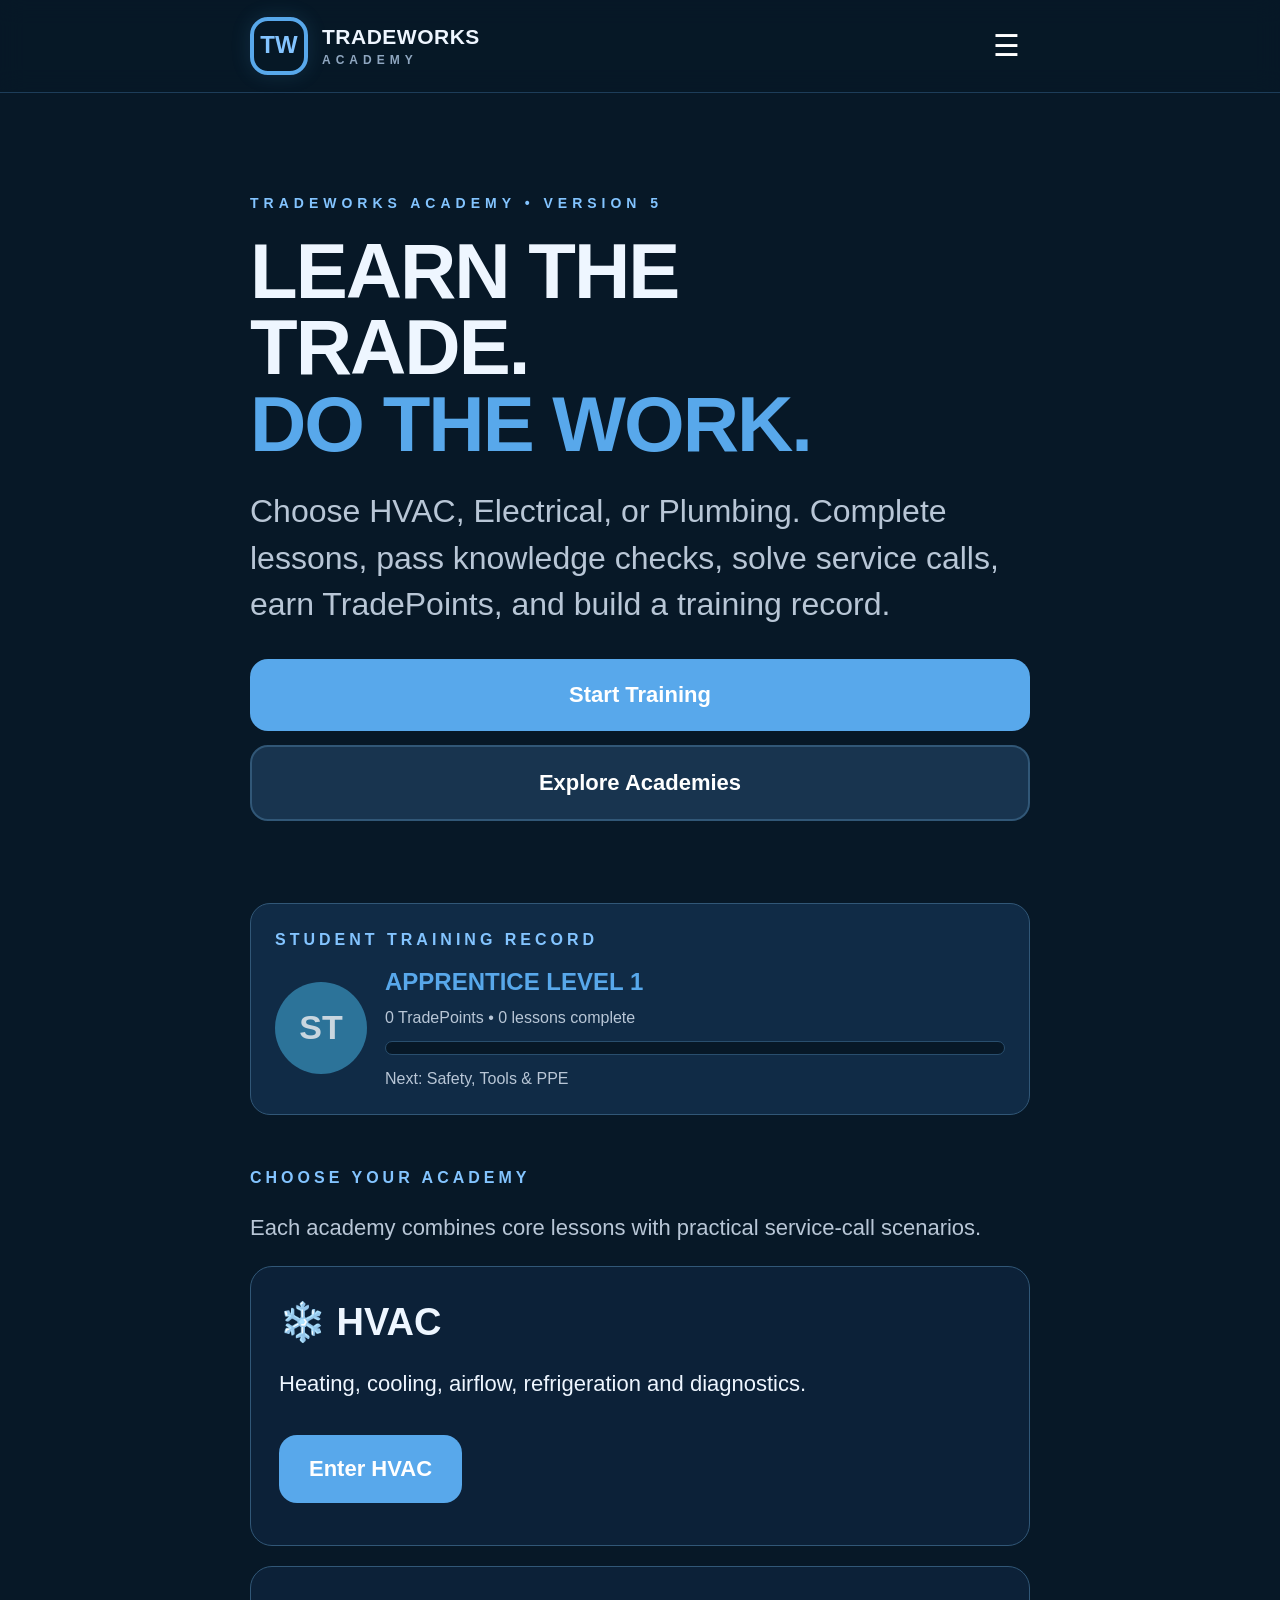
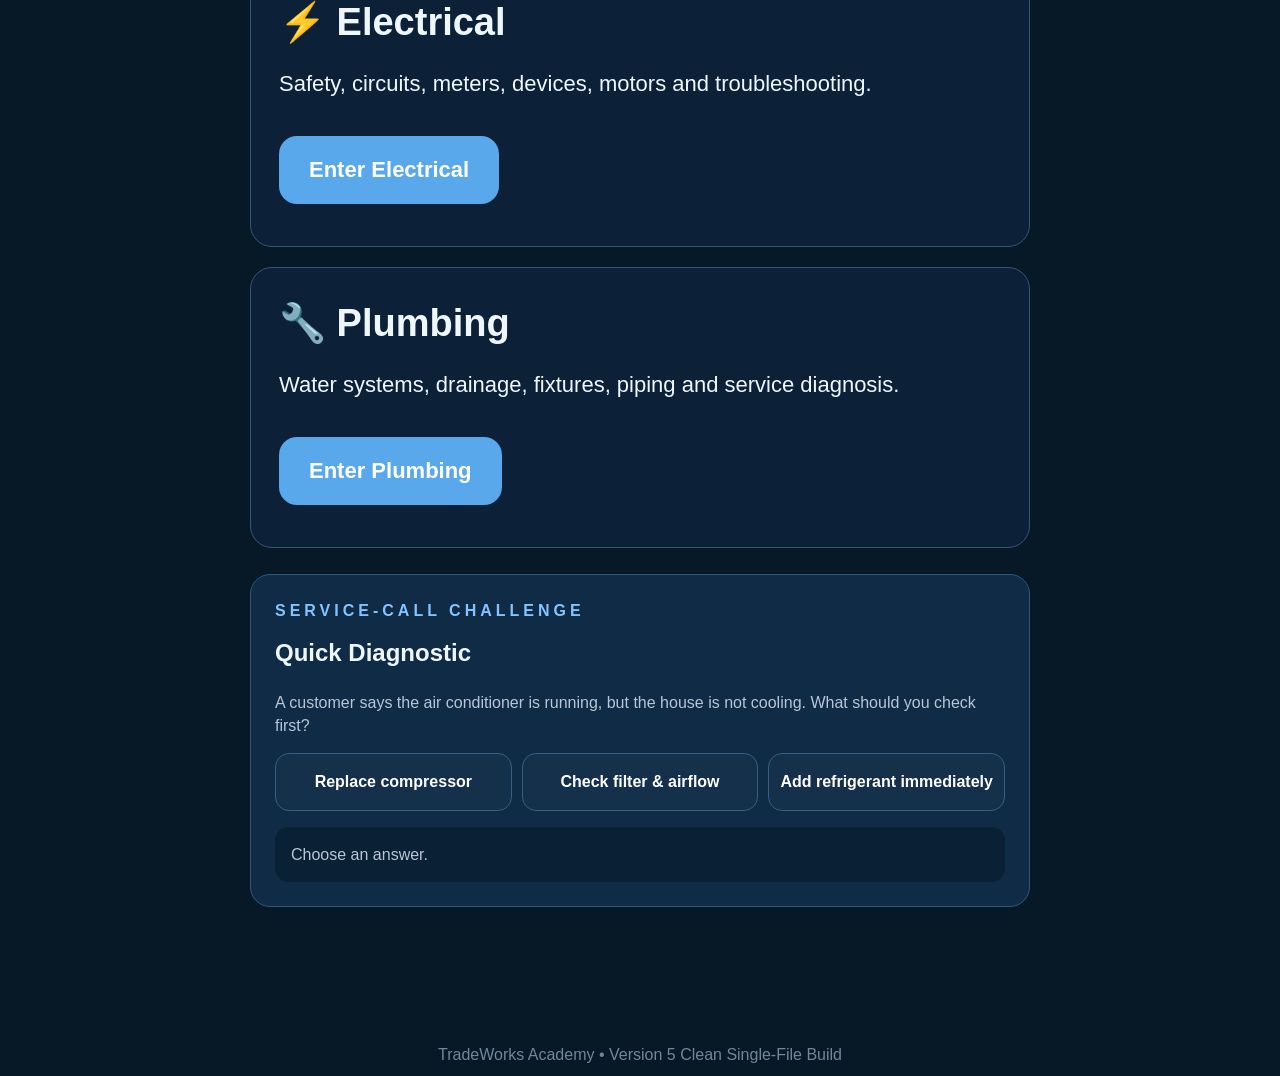
<file: index-version5-backup.html>
<!DOCTYPE html>
<html lang="en">
<head>
  <meta charset="UTF-8" />
  <meta name="viewport" content="width=device-width, initial-scale=1.0, viewport-fit=cover" />
  <meta name="theme-color" content="#071827" />
  <meta name="description" content="TradeWorks Academy - hands-on HVAC, Electrical, and Plumbing training." />
  <title>TradeWorks Academy - Version 5</title>
  <style>
    :root{
      --bg:#071827;
      --panel:#102b46;
      --panel2:#0c2138;
      --line:#315777;
      --text:#eef6ff;
      --muted:#b8c6d6;
      --blue:#58a8eb;
      --blue2:#83c4ff;
      --green:#57c785;
      --warn:#ffca5c;
      --danger:#ff7b7b;
      --radius:20px;
    }
    *{box-sizing:border-box}
    html{scroll-behavior:smooth}
    body{
      margin:0;
      font-family:-apple-system,BlinkMacSystemFont,"Segoe UI",Roboto,Arial,sans-serif;
      background:var(--bg);
      color:var(--text);
      line-height:1.45;
    }
    button,input,select{font:inherit}
    button{cursor:pointer}
    .wrap{max-width:820px;margin:0 auto;padding:0 20px 70px}
    header{
      position:sticky;top:0;z-index:20;
      background:rgba(7,24,39,.96);
      border-bottom:1px solid #1d3d59;
      backdrop-filter:blur(12px);
    }
    .head{
      max-width:820px;margin:0 auto;padding:16px 20px;
      display:flex;align-items:center;justify-content:space-between;gap:14px;
    }
    .brand{display:flex;align-items:center;gap:14px}
    .logo{
      width:58px;height:58px;border:4px solid var(--blue);
      border-radius:18px;display:grid;place-items:center;
      font-weight:900;font-size:24px;color:var(--blue2);
      box-shadow:0 0 20px rgba(88,168,235,.15);
    }
    .brand-name{font-size:21px;font-weight:900;letter-spacing:.5px}
    .brand-sub{font-size:12px;letter-spacing:5px;color:#8fa7c0;font-weight:700}
    .menu{
      border:0;background:transparent;color:white;font-size:30px;padding:8px 10px;
    }
    .hero{padding:72px 0 42px}
    .eyebrow{
      color:var(--blue2);font-weight:900;letter-spacing:5px;
      text-transform:uppercase;font-size:14px;margin-bottom:20px;
    }
    h1{
      font-size:clamp(48px,10vw,78px);line-height:.98;margin:0 0 26px;
      letter-spacing:-2px;
    }
    h1 .blue{color:var(--blue)}
    .hero p{font-size:clamp(22px,4vw,32px);color:var(--muted);margin:0 0 32px}
    .btn{
      display:block;width:100%;border:0;border-radius:18px;
      padding:20px 22px;font-weight:900;font-size:22px;margin:14px 0;
      color:white;background:var(--blue);
    }
    .btn.secondary{background:#18344f;border:2px solid #315777}
    .btn.small{display:inline-block;width:auto;font-size:17px;padding:13px 18px;margin:6px 6px 6px 0}
    .btn.green{background:var(--green);color:#082014}
    .btn.warn{background:var(--warn);color:#2b2208}
    .panel{
      background:var(--panel);border:1.5px solid #315777;border-radius:var(--radius);
      padding:24px;margin:26px 0;
    }
    .section-title{
      color:var(--blue2);font-size:16px;letter-spacing:4px;
      font-weight:900;text-transform:uppercase;margin:0 0 14px;
    }
    .record{display:flex;gap:18px;align-items:center}
    .avatar{
      width:92px;height:92px;border-radius:50%;display:grid;place-items:center;
      background:#2c7399;font-size:34px;font-weight:900;color:#c9d6df;flex:0 0 auto
    }
    .record h3{color:var(--blue);font-size:24px;margin:0 0 6px}
    .muted{color:var(--muted)}
    .academies{padding-top:25px}
    .academy-card{
      background:var(--panel2);border:1.5px solid #315777;border-radius:22px;
      padding:28px;margin:20px 0;
    }
    .academy-card h3{font-size:38px;margin:0 0 18px}
    .academy-card p{font-size:22px;color:var(--text);margin:0 0 22px}
    .academy-card .btn{width:auto;display:inline-block;padding:18px 30px}
    .service-grid{display:grid;grid-template-columns:repeat(3,1fr);gap:10px}
    .service-choice{
      background:#15304b;color:white;border:1px solid #365f82;
      border-radius:14px;padding:16px 10px;font-weight:800;
    }
    .status{
      margin-top:16px;padding:16px;border-radius:14px;background:#0a2035;color:var(--muted)
    }
    .screen{display:none;padding-top:28px}
    .screen.active{display:block}
    .back{
      background:transparent;border:1px solid #315777;color:var(--blue2);
      padding:12px 16px;border-radius:12px;font-weight:800;margin-bottom:20px
    }
    .lesson{
      background:#0d243b;border:1px solid #315777;border-radius:16px;padding:18px;margin:14px 0
    }
    .lesson h4{font-size:22px;margin:0 0 8px}
    .lesson p{color:var(--muted);margin:0 0 14px}
    .progress{
      height:14px;background:#071827;border-radius:999px;overflow:hidden;border:1px solid #294e6d;margin:12px 0
    }
    .progress > span{display:block;height:100%;background:var(--blue);width:0%}
    .pill{display:inline-block;padding:6px 10px;border-radius:999px;background:#153b5b;color:var(--blue2);font-weight:800;font-size:13px}
    .hidden{display:none!important}
    footer{color:#71879d;text-align:center;padding:40px 0 10px}
    @media(max-width:560px){
      .wrap{padding-left:18px;padding-right:18px}
      .hero{padding-top:52px}
      .brand-name{font-size:18px}
      .logo{width:54px;height:54px}
      .service-grid{grid-template-columns:1fr}
      .record{align-items:flex-start}
      .academy-card h3{font-size:34px}
      .academy-card p{font-size:20px}
    }
  </style>
</head>
<body>
<header>
  <div class="head">
    <div class="brand">
      <div class="logo">TW</div>
      <div>
        <div class="brand-name">TRADEWORKS</div>
        <div class="brand-sub">ACADEMY</div>
      </div>
    </div>
    <button class="menu" onclick="document.getElementById('academies').scrollIntoView()">☰</button>
  </div>
</header>

<main class="wrap">
  <section id="home" class="screen active">
    <div class="hero">
      <div class="eyebrow">TradeWorks Academy • Version 5</div>
      <h1>LEARN THE<br>TRADE.<br><span class="blue">DO THE WORK.</span></h1>
      <p>Choose HVAC, Electrical, or Plumbing. Complete lessons, pass knowledge checks, solve service calls, earn TradePoints, and build a training record.</p>
      <button class="btn" onclick="document.getElementById('academies').scrollIntoView()">Start Training</button>
      <button class="btn secondary" onclick="document.getElementById('academies').scrollIntoView()">Explore Academies</button>
    </div>

    <div class="panel">
      <div class="section-title">Student Training Record</div>
      <div class="record">
        <div class="avatar">ST</div>
        <div style="flex:1">
          <h3>APPRENTICE LEVEL 1</h3>
          <div class="muted" id="recordText">0 TradePoints • 0 lessons complete</div>
          <div class="progress"><span id="overallProgress"></span></div>
          <div class="muted">Next: Safety, Tools & PPE</div>
        </div>
      </div>
    </div>

    <section id="academies" class="academies">
      <div class="section-title">Choose Your Academy</div>
      <p class="muted" style="font-size:22px">Each academy combines core lessons with practical service-call scenarios.</p>

      <div class="academy-card">
        <h3>❄️ HVAC</h3>
        <p>Heating, cooling, airflow, refrigeration and diagnostics.</p>
        <button class="btn" onclick="openAcademy('hvac')">Enter HVAC</button>
      </div>

      <div class="academy-card">
        <h3>⚡ Electrical</h3>
        <p>Safety, circuits, meters, devices, motors and troubleshooting.</p>
        <button class="btn" onclick="openAcademy('electrical')">Enter Electrical</button>
      </div>

      <div class="academy-card">
        <h3>🔧 Plumbing</h3>
        <p>Water systems, drainage, fixtures, piping and service diagnosis.</p>
        <button class="btn" onclick="openAcademy('plumbing')">Enter Plumbing</button>
      </div>
    </section>

    <div class="panel">
      <div class="section-title">Service-Call Challenge</div>
      <h2 style="margin-top:0">Quick Diagnostic</h2>
      <p class="muted">A customer says the air conditioner is running, but the house is not cooling. What should you check first?</p>
      <div class="service-grid">
        <button class="service-choice" onclick="serviceAnswer(false)">Replace compressor</button>
        <button class="service-choice" onclick="serviceAnswer(true)">Check filter & airflow</button>
        <button class="service-choice" onclick="serviceAnswer(false)">Add refrigerant immediately</button>
      </div>
      <div class="status" id="serviceStatus">Choose an answer.</div>
    </div>
  </section>

  <section id="academyScreen" class="screen">
    <button class="back" onclick="goHome()">← Back to Academies</button>
    <div class="section-title" id="academyEyebrow">Academy</div>
    <h2 id="academyTitle" style="font-size:42px;margin:0 0 8px"></h2>
    <p class="muted" id="academyDescription" style="font-size:21px"></p>
    <div class="panel">
      <div style="display:flex;justify-content:space-between;gap:12px;align-items:center">
        <strong>Academy Progress</strong>
        <span class="pill" id="academyProgressText">0 / 3 complete</span>
      </div>
      <div class="progress"><span id="academyProgress"></span></div>
    </div>
    <div id="lessonList"></div>
  </section>
</main>

<footer>TradeWorks Academy • Version 5 Clean Single-File Build</footer>

<script>
const academyData = {
  hvac: {
    title: "❄️ HVAC Academy",
    description: "Build a foundation in HVAC safety, airflow, refrigeration, electrical diagnosis, and real service-call thinking.",
    lessons: [
      ["Safety, Tools & PPE","Identify core jobsite hazards, personal protective equipment, and safe tool practices."],
      ["Airflow & Temperature Split","Learn why airflow comes first and how to use supply/return temperatures as a diagnostic clue."],
      ["Basic Refrigeration Cycle","Understand evaporator, compressor, condenser and metering-device operation."]
    ]
  },
  electrical: {
    title: "⚡ Electrical Academy",
    description: "Learn safe electrical work, circuit fundamentals, meter use, common devices and troubleshooting.",
    lessons: [
      ["Electrical Safety","Lockout/tagout, shock hazards and safe work practices."],
      ["Using a Multimeter","Voltage, resistance and continuity basics."],
      ["Circuits & Loads","Understand series/parallel concepts and common load problems."]
    ]
  },
  plumbing: {
    title: "🔧 Plumbing Academy",
    description: "Learn water supply, drainage, fixtures, piping systems and service diagnosis.",
    lessons: [
      ["Plumbing Safety & Tools","Basic tools, PPE and safe work habits."],
      ["Water Supply Systems","Pressure, valves, supply piping and common restrictions."],
      ["Drainage & Venting","Flow, traps, vents and common blockage symptoms."]
    ]
  }
};

let currentAcademy = null;
let state = JSON.parse(localStorage.getItem("tradeworks_v5_progress") || '{"points":0,"done":{}}');

function saveState(){
  localStorage.setItem("tradeworks_v5_progress", JSON.stringify(state));
  updateRecord();
}
function keyFor(a,i){ return a+"_"+i; }

function openAcademy(name){
  currentAcademy=name;
  document.getElementById("home").classList.remove("active");
  document.getElementById("academyScreen").classList.add("active");
  const a=academyData[name];
  document.getElementById("academyEyebrow").textContent=name.toUpperCase()+" • TRAINING";
  document.getElementById("academyTitle").textContent=a.title;
  document.getElementById("academyDescription").textContent=a.description;
  renderLessons();
  window.scrollTo({top:0,behavior:"smooth"});
}

function goHome(){
  document.getElementById("academyScreen").classList.remove("active");
  document.getElementById("home").classList.add("active");
  setTimeout(()=>document.getElementById("academies").scrollIntoView(),50);
}

function renderLessons(){
  const a=academyData[currentAcademy];
  const box=document.getElementById("lessonList");
  box.innerHTML="";
  let complete=0;
  a.lessons.forEach((lesson,i)=>{
    const done=!!state.done[keyFor(currentAcademy,i)];
    if(done) complete++;
    const div=document.createElement("div");
    div.className="lesson";
    div.innerHTML=`
      <h4>${i+1}. ${lesson[0]}</h4>
      <p>${lesson[1]}</p>
      <button class="btn small ${done?'green':''}" onclick="completeLesson(${i})">${done?'✓ Completed':'Complete Lesson'}</button>
      <button class="btn small secondary" onclick="knowledgeCheck(${i})">Knowledge Check</button>
      <div class="status hidden" id="lessonStatus${i}"></div>`;
    box.appendChild(div);
  });
  document.getElementById("academyProgressText").textContent=complete+" / "+a.lessons.length+" complete";
  document.getElementById("academyProgress").style.width=(complete/a.lessons.length*100)+"%";
}

function completeLesson(i){
  const k=keyFor(currentAcademy,i);
  if(!state.done[k]){
    state.done[k]=true;
    state.points+=25;
    saveState();
  }
  renderLessons();
}

function knowledgeCheck(i){
  const status=document.getElementById("lessonStatus"+i);
  status.classList.remove("hidden");
  const questions=[
    "Knowledge check opened. Review the lesson, then mark it complete when you are confident with the material.",
    "Use the safest diagnostic step first. Measure and verify before replacing parts.",
    "Think through the system in order: symptom → basic checks → measurements → diagnosis."
  ];
  status.textContent=questions[i] || questions[0];
}

function serviceAnswer(correct){
  const s=document.getElementById("serviceStatus");
  if(correct){
    s.textContent="Correct. Check the filter and airflow before jumping to major component replacement or refrigerant charging.";
    if(!state.done["service1"]){ state.done["service1"]=true; state.points+=20; saveState(); }
  }else{
    s.textContent="Not the best first step. Start with simple airflow and operating-condition checks before replacing parts or adding refrigerant.";
  }
}

function updateRecord(){
  const doneCount=Object.keys(state.done).filter(k=>k.includes("_") && state.done[k]).length;
  const total=9;
  document.getElementById("recordText").textContent=state.points+" TradePoints • "+doneCount+" lessons complete";
  document.getElementById("overallProgress").style.width=Math.min(100,doneCount/total*100)+"%";
}
updateRecord();
</script>
</body>
</html>
</file>
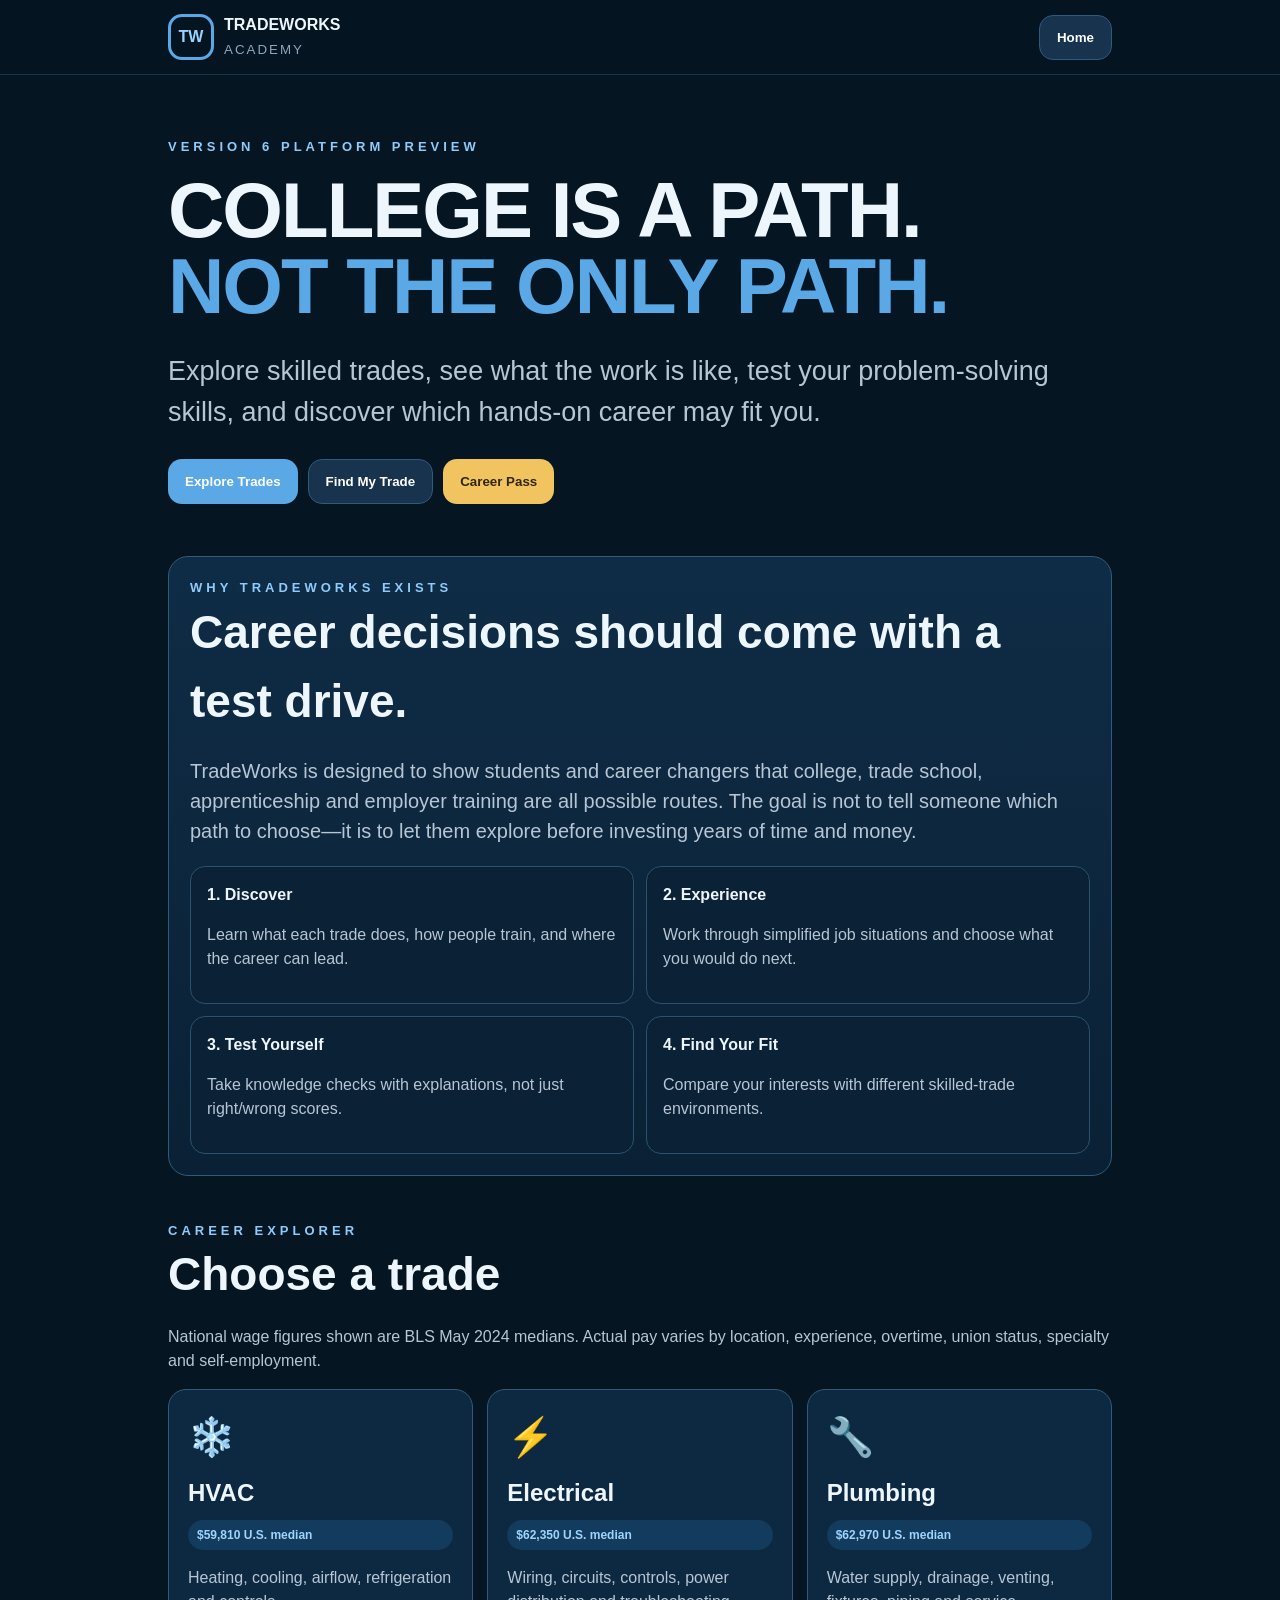
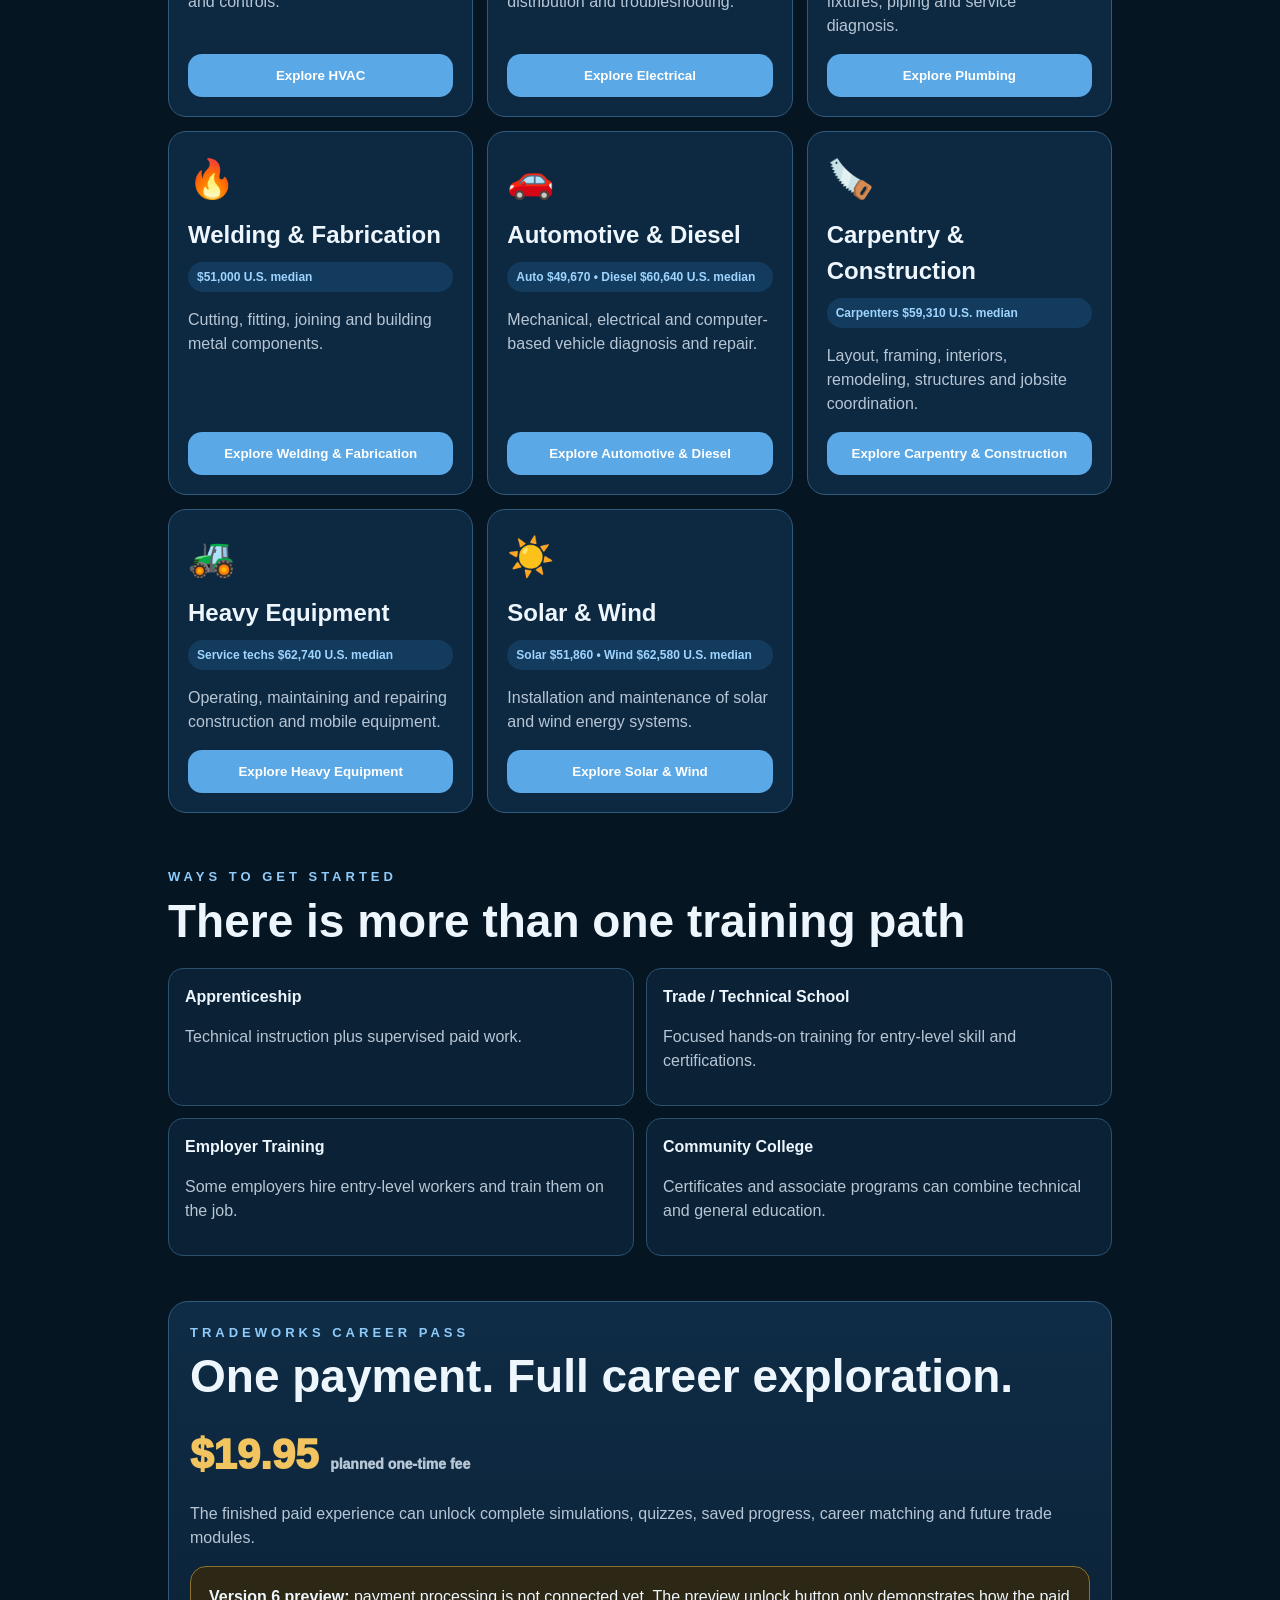
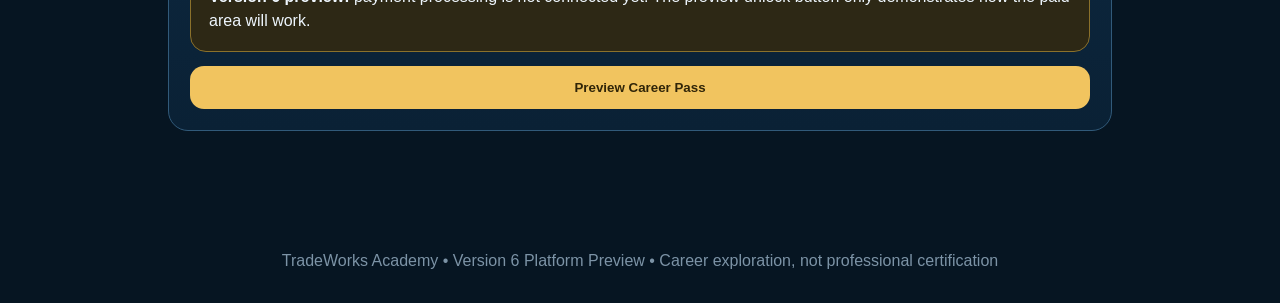
<file: TradeWorks-Version-6-PLATFORM-PREVIEW.html>
<!doctype html>
<html lang="en"><head><meta charset="utf-8"><meta name="viewport" content="width=device-width,initial-scale=1">
<title>TradeWorks Academy Version 6</title>
<style>
:root{--bg:#061522;--panel:#0d2942;--panel2:#102f4d;--line:#315a7a;--text:#eef6fd;--muted:#b7c6d4;--blue:#5ba8e6;--gold:#f1c45f;--green:#59cf8a}
*{box-sizing:border-box}html{scroll-behavior:smooth}body{margin:0;background:var(--bg);color:var(--text);font-family:-apple-system,BlinkMacSystemFont,"Segoe UI",Arial,sans-serif;line-height:1.5}
header{position:sticky;top:0;z-index:5;background:#061522f2;border-bottom:1px solid #17354e}.nav{max-width:980px;margin:auto;padding:13px 18px;display:flex;justify-content:space-between;align-items:center}
.brand{display:flex;gap:10px;align-items:center}.logo{width:46px;height:46px;border:3px solid var(--blue);border-radius:14px;display:grid;place-items:center;font-weight:900;color:#9ad2ff}
.brand b{display:block}.brand small{color:#8da6bc;letter-spacing:2px}.wrap{max-width:980px;margin:auto;padding:0 18px 70px}
.hero{padding:62px 0 34px}.kicker{color:#8ecbfa;font-weight:900;letter-spacing:4px;text-transform:uppercase;font-size:13px}
h1{font-size:clamp(46px,9vw,78px);line-height:.98;margin:15px 0 22px;letter-spacing:-2px}h1 span{color:var(--blue)}h2{font-size:clamp(30px,5vw,46px);margin:0 0 12px}
.lead{font-size:clamp(20px,3vw,27px);color:var(--muted)}.btn,button{border:0;border-radius:14px;padding:14px 17px;font-weight:900;background:var(--blue);color:white;cursor:pointer}
.secondary{background:#17334d;border:1px solid var(--line)}.gold{background:var(--gold);color:#302508}.row{display:flex;gap:10px;flex-wrap:wrap;margin-top:22px}
.card{background:linear-gradient(#0f2c46,#0a2135);border:1px solid var(--line);border-radius:20px;padding:21px;margin:18px 0}.section{padding:27px 0}.sectiontag{color:#8ecbfa;font-size:13px;letter-spacing:4px;font-weight:900;text-transform:uppercase}
.grid{display:grid;grid-template-columns:repeat(3,1fr);gap:14px}.trade{background:#0d2942;border:1px solid var(--line);border-radius:18px;padding:19px;display:flex;flex-direction:column;min-height:280px}.trade .icon{font-size:38px}.trade h3{font-size:24px;margin:9px 0}.trade p{color:var(--muted);flex:1}.trade button{width:100%}
.pill{display:inline-block;border-radius:999px;background:#123b5d;color:#9fd4ff;padding:6px 9px;font-size:12px;font-weight:800}.steps{display:grid;grid-template-columns:repeat(2,1fr);gap:12px}.step{background:#0a2136;border:1px solid #2b516e;border-radius:15px;padding:16px}.muted{color:var(--muted)}
.screen{display:none}.screen.active{display:block}.back{margin:20px 0;background:#17334d;border:1px solid var(--line)}.tabs{display:flex;gap:8px;flex-wrap:wrap;margin:15px 0}.tab{background:#17334d;border:1px solid var(--line)}.tab.active{background:var(--blue)}.pane{display:none}.pane.active{display:block}
.q{background:#081d30;border:1px solid #2b516e;border-radius:16px;padding:17px;margin:12px 0}.answer{display:block;width:100%;text-align:left;background:#12304a;border:1px solid #315a7a;margin:8px 0}.good{background:#163d2b!important;border-color:var(--green)!important}.bad{background:#44252a!important;border-color:#db6e77!important}
.lock{border:1px solid #8b712b;background:#2d2815;padding:18px;border-radius:16px}.price{font-size:42px;font-weight:950;color:var(--gold)}.progress{height:12px;background:#061522;border:1px solid #315a7a;border-radius:99px;overflow:hidden}.progress span{display:block;height:100%;background:var(--blue)}
.result{display:grid;grid-template-columns:120px 1fr 45px;gap:9px;align-items:center;margin:10px 0}
.modal{position:fixed;inset:0;background:#000b;display:none;place-items:center;padding:20px;z-index:20}.modal.show{display:grid}.modalbox{max-width:520px;background:#0d2942;border:1px solid var(--line);border-radius:20px;padding:22px}
footer{color:#7c93a6;text-align:center;padding:30px 10px}
@media(max-width:760px){.grid{grid-template-columns:1fr 1fr}}@media(max-width:520px){.grid,.steps{grid-template-columns:1fr}}
</style></head>
<body>
<header><div class="nav"><div class="brand"><div class="logo">TW</div><div><b>TRADEWORKS</b><small>ACADEMY</small></div></div><button class="secondary" onclick="home()">Home</button></div></header>
<main class="wrap">
<section id="home" class="screen active">
<div class="hero"><div class="kicker">Version 6 Platform Preview</div><h1>COLLEGE IS A PATH.<br><span>NOT THE ONLY PATH.</span></h1>
<p class="lead">Explore skilled trades, see what the work is like, test your problem-solving skills, and discover which hands-on career may fit you.</p>
<div class="row"><button onclick="document.getElementById('trades').scrollIntoView()">Explore Trades</button><button class="secondary" onclick="assessment()">Find My Trade</button><button class="gold" onclick="pass()">Career Pass</button></div></div>
<div class="card"><div class="sectiontag">Why TradeWorks Exists</div><h2>Career decisions should come with a test drive.</h2>
<p class="lead" style="font-size:20px">TradeWorks is designed to show students and career changers that college, trade school, apprenticeship and employer training are all possible routes. The goal is not to tell someone which path to choose—it is to let them explore before investing years of time and money.</p>
<div class="steps"><div class="step"><b>1. Discover</b><p class="muted">Learn what each trade does, how people train, and where the career can lead.</p></div><div class="step"><b>2. Experience</b><p class="muted">Work through simplified job situations and choose what you would do next.</p></div><div class="step"><b>3. Test Yourself</b><p class="muted">Take knowledge checks with explanations, not just right/wrong scores.</p></div><div class="step"><b>4. Find Your Fit</b><p class="muted">Compare your interests with different skilled-trade environments.</p></div></div></div>

<section id="trades" class="section"><div class="sectiontag">Career Explorer</div><h2>Choose a trade</h2><p class="muted">National wage figures shown are BLS May 2024 medians. Actual pay varies by location, experience, overtime, union status, specialty and self-employment.</p><div class="grid"><article class="trade" onclick="openTrade('hvac')">
    <div class="icon">❄️</div><h3>HVAC</h3><span class="pill">$59,810 U.S. median</span>
    <p>Heating, cooling, airflow, refrigeration and controls.</p><button>Explore HVAC</button></article>
<article class="trade" onclick="openTrade('electrical')">
    <div class="icon">⚡</div><h3>Electrical</h3><span class="pill">$62,350 U.S. median</span>
    <p>Wiring, circuits, controls, power distribution and troubleshooting.</p><button>Explore Electrical</button></article>
<article class="trade" onclick="openTrade('plumbing')">
    <div class="icon">🔧</div><h3>Plumbing</h3><span class="pill">$62,970 U.S. median</span>
    <p>Water supply, drainage, venting, fixtures, piping and service diagnosis.</p><button>Explore Plumbing</button></article>
<article class="trade" onclick="openTrade('welding')">
    <div class="icon">🔥</div><h3>Welding & Fabrication</h3><span class="pill">$51,000 U.S. median</span>
    <p>Cutting, fitting, joining and building metal components.</p><button>Explore Welding & Fabrication</button></article>
<article class="trade" onclick="openTrade('auto')">
    <div class="icon">🚗</div><h3>Automotive & Diesel</h3><span class="pill">Auto $49,670 • Diesel $60,640 U.S. median</span>
    <p>Mechanical, electrical and computer-based vehicle diagnosis and repair.</p><button>Explore Automotive & Diesel</button></article>
<article class="trade" onclick="openTrade('carpentry')">
    <div class="icon">🪚</div><h3>Carpentry & Construction</h3><span class="pill">Carpenters $59,310 U.S. median</span>
    <p>Layout, framing, interiors, remodeling, structures and jobsite coordination.</p><button>Explore Carpentry & Construction</button></article>
<article class="trade" onclick="openTrade('heavy')">
    <div class="icon">🚜</div><h3>Heavy Equipment</h3><span class="pill">Service techs $62,740 U.S. median</span>
    <p>Operating, maintaining and repairing construction and mobile equipment.</p><button>Explore Heavy Equipment</button></article>
<article class="trade" onclick="openTrade('renewable')">
    <div class="icon">☀️</div><h3>Solar & Wind</h3><span class="pill">Solar $51,860 • Wind $62,580 U.S. median</span>
    <p>Installation and maintenance of solar and wind energy systems.</p><button>Explore Solar & Wind</button></article></div></section>

<section class="section"><div class="sectiontag">Ways to Get Started</div><h2>There is more than one training path</h2>
<div class="steps"><div class="step"><b>Apprenticeship</b><p class="muted">Technical instruction plus supervised paid work.</p></div><div class="step"><b>Trade / Technical School</b><p class="muted">Focused hands-on training for entry-level skill and certifications.</p></div><div class="step"><b>Employer Training</b><p class="muted">Some employers hire entry-level workers and train them on the job.</p></div><div class="step"><b>Community College</b><p class="muted">Certificates and associate programs can combine technical and general education.</p></div></div></section>

<div class="card"><div class="sectiontag">TradeWorks Career Pass</div><h2>One payment. Full career exploration.</h2><div class="price">$19.95 <small style="font-size:14px;color:#b7c6d4">planned one-time fee</small></div>
<p class="muted">The finished paid experience can unlock complete simulations, quizzes, saved progress, career matching and future trade modules.</p><div class="lock"><b>Version 6 preview:</b> payment processing is not connected yet. The preview unlock button only demonstrates how the paid area will work.</div><button class="gold" style="width:100%;margin-top:14px" onclick="pass()">Preview Career Pass</button></div>
</section>

<section id="tradeScreen" class="screen"><button class="back" onclick="home()">← Back to trades</button><div class="kicker" id="tk"></div><h2 id="tt"></h2><p class="lead" id="td" style="font-size:20px"></p><span class="pill" id="tm"></span>
<div class="tabs"><button class="tab active" onclick="tab('overview',this)">Overview</button><button class="tab" onclick="tab('training',this)">Training</button><button class="tab" onclick="tab('career',this)">Career Growth</button></div>
<div class="card"><div id="overview" class="pane active"></div><div id="training" class="pane"></div><div id="career" class="pane"></div></div>
<div class="section"><div class="sectiontag">Free Knowledge Preview</div><h2>Try a few questions</h2><div id="quiz"></div></div>
<div class="section"><div id="premium"></div></div></section>

<section id="assess" class="screen"><button class="back" onclick="home()">← Back home</button><div class="kicker">Career Match</div><h2>What kind of work sounds like you?</h2><p class="lead" style="font-size:20px">This is an interest explorer, not an aptitude or employment test.</p><div id="aq"></div><button style="width:100%" onclick="score()">See My Matches</button><div id="results"></div></section>
</main>
<footer>TradeWorks Academy • Version 6 Platform Preview • Career exploration, not professional certification</footer>
<div id="modal" class="modal"><div class="modalbox"><div class="sectiontag">Career Pass</div><h2>$19.95 one-time</h2><p>Planned access: full trade simulations, quizzes, progress tracking, career match and future modules.</p><div class="lock"><b>Testing only:</b> No payment is collected in this preview. Secure payment should be added with a provider such as Stripe before customers are charged.</div><button class="gold" style="width:100%;margin-top:14px" onclick="unlock()">Preview Paid Experience</button><button class="secondary" style="width:100%;margin-top:9px" onclick="closePass()">Not now</button></div></div>
<script>
const trades={hvac:{icon:"❄️",name:"HVAC",median:"$59,810",desc:"Heating, cooling, airflow, refrigeration and controls.",path:"Technical school, apprenticeship or employer training",careers:"Residential/commercial service, installation, refrigeration, controls, management, ownership"},
electrical:{icon:"⚡",name:"Electrical",median:"$62,350",desc:"Wiring, circuits, controls, power distribution and troubleshooting.",path:"Apprenticeship is a common route",careers:"Residential, commercial, industrial, controls, foreman, estimator, contractor"},
plumbing:{icon:"🔧",name:"Plumbing",median:"$62,970",desc:"Water supply, drainage, venting, fixtures, piping and service diagnosis.",path:"Apprenticeship is common",careers:"Service, construction, pipefitting, foreman, estimating, contractor"},
welding:{icon:"🔥",name:"Welding & Fabrication",median:"$51,000",desc:"Cutting, fitting, joining and building metal components.",path:"Technical and on-the-job training",careers:"Shop fabrication, structural, pipe, field repair, inspection, supervision, ownership"},
auto:{icon:"🚗",name:"Automotive & Diesel",median:"Auto $49,670 • Diesel $60,640",desc:"Mechanical, electrical and computer-based vehicle diagnosis and repair.",path:"Technical programs or employer training",careers:"Automotive, diesel, fleet, diagnostics, foreman, service management, shop ownership"},
carpentry:{icon:"🪚",name:"Carpentry & Construction",median:"Carpenters $59,310",desc:"Layout, framing, interiors, remodeling, structures and jobsite coordination.",path:"On-the-job learning or apprenticeship",careers:"Carpenter, finish carpenter, foreman, estimator, superintendent, contractor"},
heavy:{icon:"🚜",name:"Heavy Equipment",median:"Service techs $62,740",desc:"Operating, maintaining and repairing construction and mobile equipment.",path:"Employer, apprenticeship or technical training",careers:"Operator, field technician, fleet tech, hydraulic specialist, supervisor"},
renewable:{icon:"☀️",name:"Solar & Wind",median:"Solar $51,860 • Wind $62,580",desc:"Installation and maintenance of solar and wind energy systems.",path:"Technical training plus on-the-job learning",careers:"Installer, service technician, commissioning, crew lead, site supervisor"}};
const qs=[
["When diagnosing a problem, what is usually the best mindset?",["Gather information and test logically","Replace the most expensive part first","Ignore safety"],0],
["Why are measurements useful in skilled trades?",["They help confirm what a system is actually doing","They replace training","They are only for managers"],0],
["After a repair or installation, a professional should:",["Verify proper operation","Leave without checking","Assume it worked"],0]
];
const scenarios={
hvac:["AC runs but the house is warm","Check basic airflow and operating conditions","Replace the compressor immediately"],
electrical:["A group of devices is not working","Determine the scope and follow safe diagnostic procedures","Increase the breaker size"],
plumbing:["One sink drains slowly","Focus first on the local fixture/drain path","Replace the water heater"],
welding:["A bracket must match a drawing","Measure, prepare and verify fit-up before final welding","Weld first and measure later"],
auto:["A vehicle will not start","Verify the symptom and basic conditions before replacing parts","Order every possible sensor"],
carpentry:["You are laying out a wall","Confirm dimensions and reference points first","Start cutting without the plan"],
heavy:["A machine has slow hydraulic response","Gather the symptom and perform safe basic checks","Increase pressure beyond specifications"],
renewable:["A solar system is underperforming","Review status data and inspect safely","Replace every panel"]
};
let current="", unlocked=localStorage.getItem("twv6pass")==="yes", answers={};
function home(){document.querySelectorAll(".screen").forEach(x=>x.classList.remove("active"));document.getElementById("home").classList.add("active");scrollTo(0,0)}
function openTrade(id){current=id;let t=trades[id];document.querySelectorAll(".screen").forEach(x=>x.classList.remove("active"));document.getElementById("tradeScreen").classList.add("active");tk.textContent=t.name.toUpperCase()+" • CAREER EXPLORER";tt.textContent=t.icon+" "+t.name;td.textContent=t.desc;tm.textContent=t.median+" U.S. median";overview.innerHTML="<h3>What the work is about</h3><p>"+t.desc+"</p><p class='muted'>Most skilled trades combine hands-on ability, problem solving, safety awareness, communication and continued learning. Actual duties vary by employer and specialty.</p>";training.innerHTML="<h3>Common entry path</h3><p>"+t.path+"</p><p class='muted'>Licensing, certifications and legal requirements vary by trade and location.</p>";career.innerHTML="<h3>Where it can lead</h3><p>"+t.careers+"</p><p class='muted'>Advancement depends on experience, skill, qualifications, leadership and local opportunity.</p>";renderQuiz();renderPremium();scrollTo(0,0)}
function tab(id,b){document.querySelectorAll(".pane").forEach(x=>x.classList.remove("active"));document.querySelectorAll(".tab").forEach(x=>x.classList.remove("active"));document.getElementById(id).classList.add("active");b.classList.add("active")}
function renderQuiz(){quiz.innerHTML=qs.slice(0,2).map((q,i)=>`<div class="q"><b>${i+1}. ${q[0]}</b>${q[1].map((a,j)=>`<button class="answer" onclick="ans(this,${j},${q[2]})">${a}</button>`).join("")}<div class="muted fb"></div></div>`).join("")}
function ans(b,j,c){let p=b.parentElement;p.querySelectorAll(".answer").forEach((x,i)=>{x.disabled=true;if(i===c)x.classList.add("good")});if(j!==c)b.classList.add("bad");p.querySelector(".fb").textContent=j===c?"Correct. Skilled work rewards a logical, evidence-based approach.":"Not the best choice. Think safety, basic checks, evidence and verification."}
function renderPremium(){if(!unlocked){premium.innerHTML=`<div class="card"><div class="sectiontag">Premium Experience</div><h2>Try the work</h2><div class="lock">🔒 Full scenario and extended quiz are part of the Career Pass.</div><button class="gold" style="width:100%;margin-top:12px" onclick="pass()">Unlock Career Pass</button></div>`;return}let s=scenarios[current];premium.innerHTML=`<div class="card"><div class="sectiontag">Interactive Scenario</div><h2>${s[0]}</h2><p>What is the better first approach?</p><button class="answer" onclick="sim(this,true)">${s[1]}</button><button class="answer" onclick="sim(this,false)">${s[2]}</button><div id="sf" class="muted"></div></div><div class="card"><div class="sectiontag">Full Knowledge Check</div>${qs.map((q,i)=>`<div class="q"><b>${i+1}. ${q[0]}</b>${q[1].map((a,j)=>`<button class="answer" onclick="ans(this,${j},${q[2]})">${a}</button>`).join("")}<div class="muted fb"></div></div>`).join("")}</div>`}
function sim(b,ok){b.classList.add(ok?"good":"bad");document.getElementById("sf").textContent=ok?"Good choice. Start with safe, logical checks before major replacement or disassembly.":"That jumps ahead too quickly. A skilled technician usually narrows the problem before major action."}
function pass(){modal.classList.add("show")}function closePass(){modal.classList.remove("show")}function unlock(){localStorage.setItem("twv6pass","yes");unlocked=true;closePass();if(current)renderPremium();alert("Career Pass preview unlocked on this device. No payment was taken.")}
const aqdata=[
["Which sounds most satisfying?",["Diagnosing why something failed","Building or fabricating something","Installing systems that people rely on"]],
["What work setting sounds best?",["Homes/businesses solving service calls","Shop/fabrication environment","Construction sites or equipment"]],
["Which challenge interests you?",["Mechanical/electrical troubleshooting","Precise layout and building","Flow, piping or energy systems"]],
["Would you like the option to own a service business someday?",["Yes","Maybe","I prefer becoming a specialist"]]
];
function assessment(){document.querySelectorAll(".screen").forEach(x=>x.classList.remove("active"));assess.classList.add("active");renderA();scrollTo(0,0)}
function renderA(){aq.innerHTML=aqdata.map((q,i)=>`<div class="q"><b>${i+1}. ${q[0]}</b>${q[1].map((a,j)=>`<button class="answer ${answers[i]===j?"good":""}" onclick="pick(${i},${j})">${a}</button>`).join("")}</div>`).join("")}
function pick(i,j){answers[i]=j;renderA()}
function score(){if(Object.keys(answers).length<aqdata.length){results.innerHTML="<div class='lock'>Please answer all four questions.</div>";return}let map=[["hvac","auto","heavy"],["welding","carpentry"],["electrical","plumbing","renewable"]],sc={};Object.keys(trades).forEach(k=>sc[k]=0);Object.values(answers).forEach(v=>map[v].forEach(k=>sc[k]++));let sorted=Object.entries(sc).sort((a,b)=>b[1]-a[1]);let max=Math.max(...Object.values(sc));results.innerHTML=`<div class="card"><div class="sectiontag">Your Career Match</div><h2>Trades to explore first</h2><p class="muted">This reflects your selected interests, not your ability or future job success.</p>${sorted.map(([k,v])=>`<div class="result"><b>${trades[k].name}</b><div class="progress"><span style="width:${Math.round(v/max*100)}%"></span></div><span>${Math.round(v/max*100)}%</span></div>`).join("")}<button style="width:100%" onclick="openTrade('${sorted[0][0]}')">Explore my top match</button></div>`;results.scrollIntoView({behavior:"smooth"})}
</script></body></html>
</file>
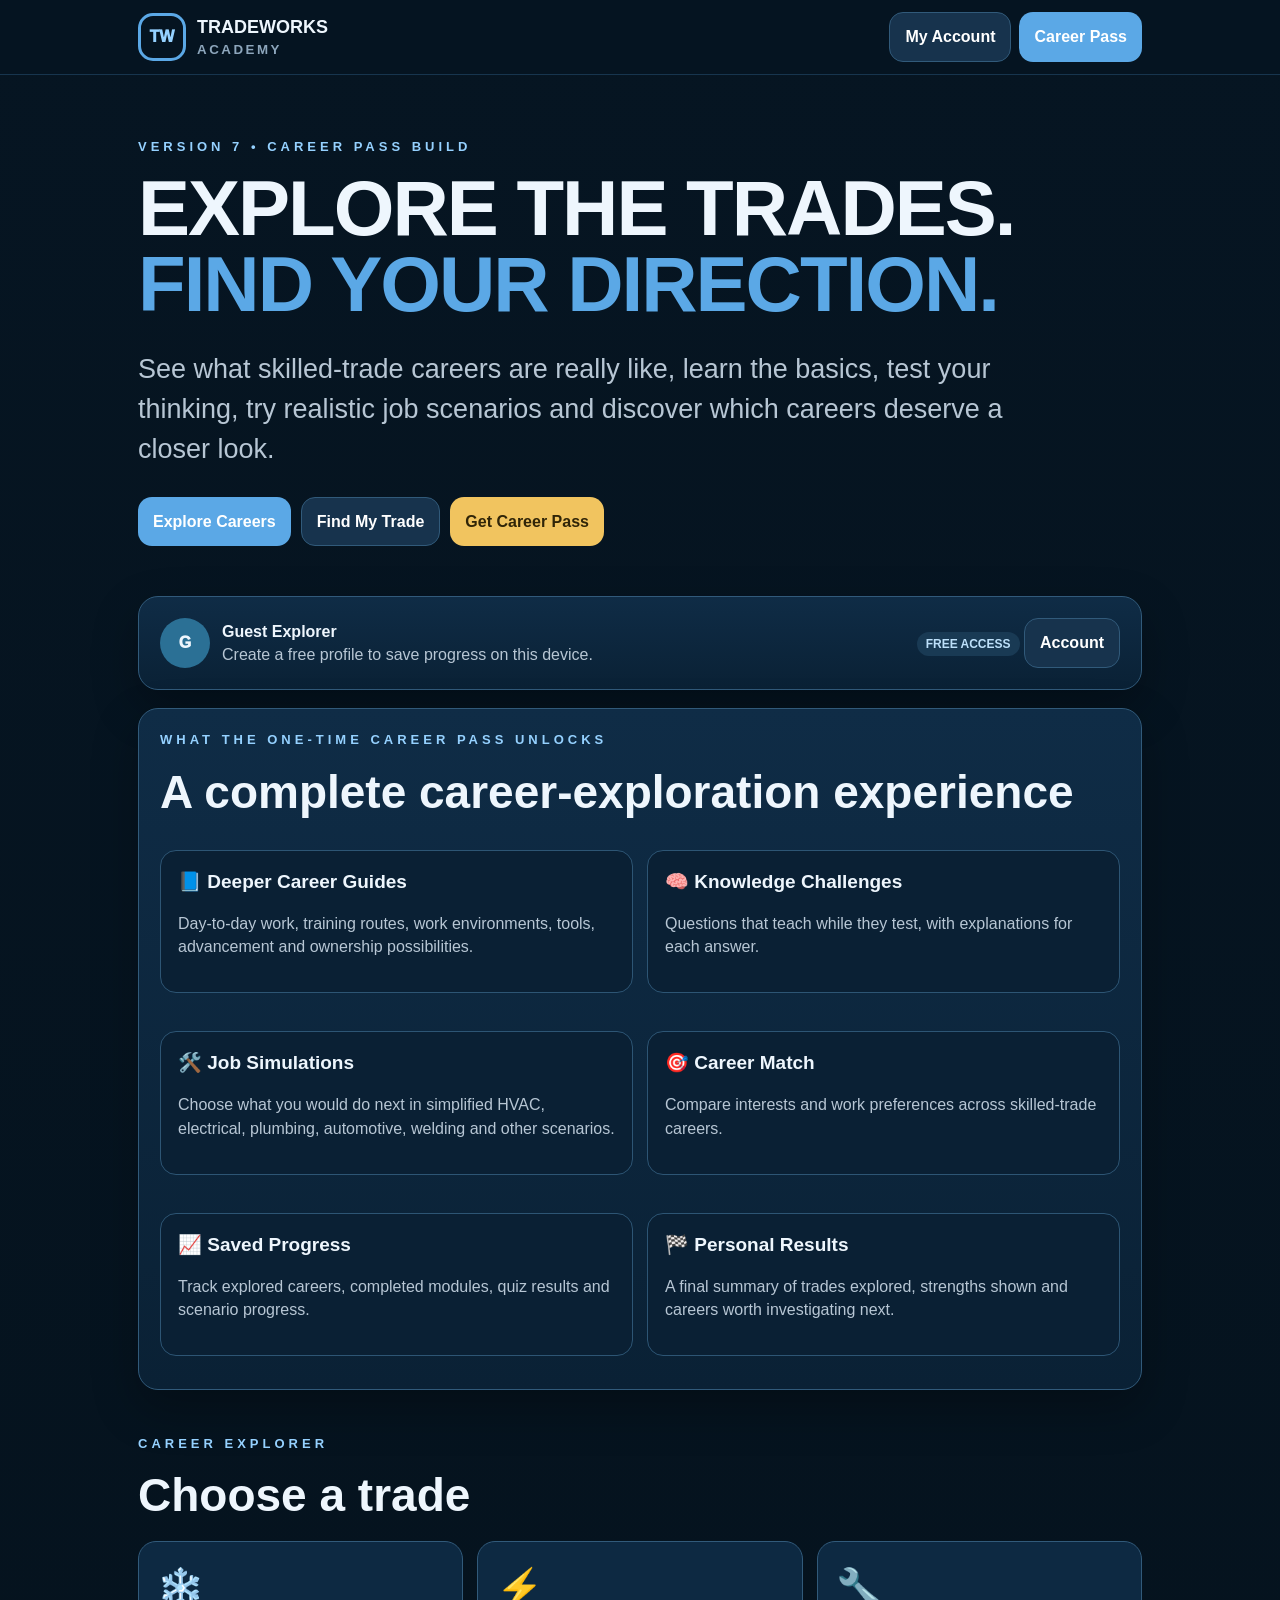
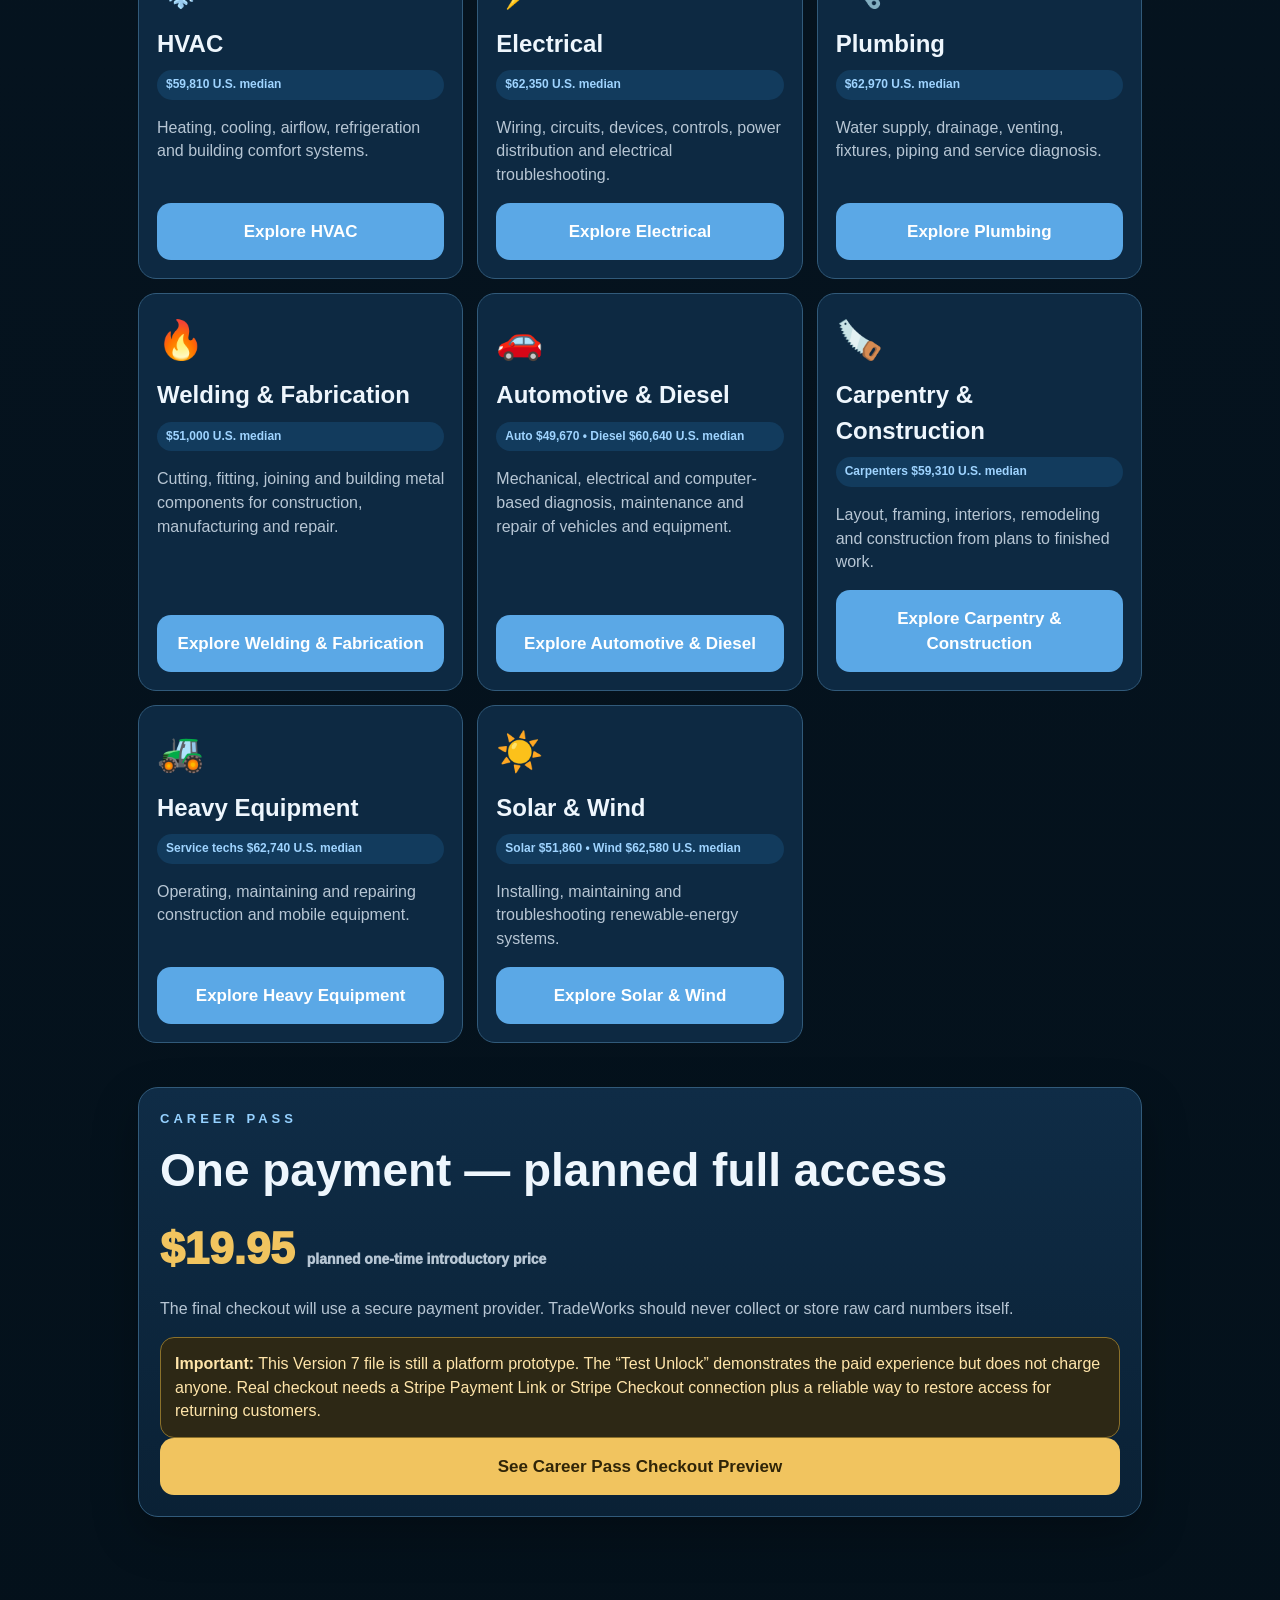
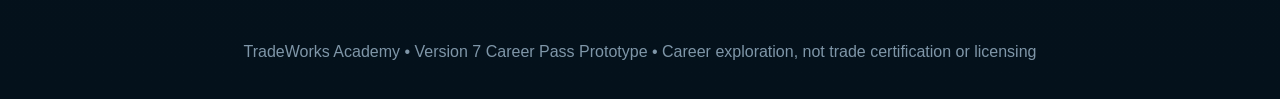
<file: TradeWorks-Version-7-CAREER-PASS.html>
<!doctype html>
<html lang="en">
<head>
<meta charset="utf-8">
<meta name="viewport" content="width=device-width,initial-scale=1,viewport-fit=cover">
<meta name="theme-color" content="#061522">
<title>TradeWorks Academy — Version 7 Career Pass</title>
<style>
:root{
--bg:#061522;--panel:#0d2942;--panel2:#102f4d;--line:#315a7a;--text:#eef6fd;--muted:#b7c6d4;
--blue:#5ba8e6;--blue2:#95d1ff;--gold:#f1c45f;--green:#59cf8a;--red:#e7757d;--shadow:0 18px 46px rgba(0,0,0,.27)
}
*{box-sizing:border-box}
html{scroll-behavior:smooth}
body{margin:0;background:linear-gradient(180deg,#061522,#04111b);color:var(--text);font-family:-apple-system,BlinkMacSystemFont,"Segoe UI",Roboto,Arial,sans-serif;line-height:1.48}
button,input{font:inherit}button{cursor:pointer}
header{position:sticky;top:0;z-index:50;background:#061522f4;border-bottom:1px solid #17354e;backdrop-filter:blur(12px)}
.nav{max-width:1040px;margin:auto;padding:12px 18px;display:flex;justify-content:space-between;align-items:center;gap:12px}
.brand{display:flex;align-items:center;gap:11px}.logo{width:48px;height:48px;border:3px solid var(--blue);border-radius:15px;display:grid;place-items:center;font-weight:950;color:var(--blue2)}
.brand b{display:block;font-size:18px}.brand small{display:block;color:#8da6bc;letter-spacing:2.5px;font-weight:800}
.navright{display:flex;gap:8px}.navbtn,.btn{border:0;border-radius:14px;padding:12px 15px;font-weight:900;background:var(--blue);color:white}
.navbtn.secondary,.btn.secondary{background:#17334d;border:1px solid var(--line)}
.btn.gold{background:var(--gold);color:#302508}.btn.green{background:var(--green);color:#082317}.btn.block{width:100%;padding:16px;font-size:17px}
.wrap{max-width:1040px;margin:auto;padding:0 18px 70px}.hero{padding:62px 0 32px}.kicker{color:var(--blue2);font-size:13px;letter-spacing:4px;text-transform:uppercase;font-weight:900}
h1{font-size:clamp(46px,8.5vw,78px);line-height:.98;letter-spacing:-2px;margin:14px 0 22px}h1 span,.blue{color:var(--blue)}
h2{font-size:clamp(30px,5vw,46px);margin:0 0 12px}h3{margin-top:0}.lead{font-size:clamp(20px,3vw,27px);color:var(--muted);max-width:880px}
.row{display:flex;gap:10px;flex-wrap:wrap;margin-top:22px}.card{background:linear-gradient(#0f2c46,#0a2135);border:1px solid var(--line);border-radius:20px;padding:21px;margin:18px 0;box-shadow:var(--shadow)}
.section{padding:26px 0}.sectiontag{color:var(--blue2);font-size:13px;letter-spacing:4px;text-transform:uppercase;font-weight:900;margin-bottom:8px}
.grid{display:grid;grid-template-columns:repeat(3,1fr);gap:14px}.grid2{display:grid;grid-template-columns:repeat(2,1fr);gap:14px}
.trade{background:#0d2942;border:1px solid var(--line);border-radius:18px;padding:18px;display:flex;flex-direction:column;min-height:275px}.trade .icon{font-size:38px}.trade h3{font-size:24px;margin:9px 0}.trade p{color:var(--muted);flex:1}
.pill{display:inline-block;background:#123b5d;color:#9fd4ff;border-radius:999px;padding:6px 9px;font-size:12px;font-weight:850}.pill.gold{background:#443815;color:#ffe09c}.pill.green{background:#143d2e;color:#9be5b7}
.muted{color:var(--muted)}.screen{display:none}.screen.active{display:block}.back{margin:20px 0;background:#17334d;border:1px solid var(--line)}
.tabs{display:flex;gap:8px;flex-wrap:wrap;margin:15px 0}.tab{background:#17334d;border:1px solid var(--line)}.tab.active{background:var(--blue)}.pane{display:none}.pane.active{display:block}
.q{background:#081d30;border:1px solid #2b516e;border-radius:16px;padding:17px;margin:12px 0}.answer{display:block;width:100%;text-align:left;background:#12304a;border:1px solid #315a7a;margin:8px 0;border-radius:12px;padding:13px;color:white;font-weight:750}
.answer.good{background:#163d2b;border-color:var(--green)}.answer.bad{background:#44252a;border-color:var(--red)}.feedback{color:var(--muted);font-weight:700;margin-top:10px}
.lock{border:1px solid #8b712b;background:#2d2815;padding:18px;border-radius:16px}.price{font-size:44px;font-weight:950;color:var(--gold)}.price small{font-size:14px;color:var(--muted)}
.progress{height:12px;background:#061522;border:1px solid #315a7a;border-radius:99px;overflow:hidden}.progress span{display:block;height:100%;background:var(--blue)}
.accountbar{display:grid;grid-template-columns:auto 1fr auto;gap:12px;align-items:center}.avatar{width:50px;height:50px;border-radius:50%;background:#2b7095;display:grid;place-items:center;font-weight:950}
.badge{padding:5px 9px;border-radius:999px;background:#193a54;color:#bde0fa;font-size:12px;font-weight:900}.badge.paid{background:#3b3217;color:#ffe098}
.module{border:1px solid #2d5574;background:#0a2034;border-radius:16px;padding:17px;margin:12px 0}.module-top{display:flex;justify-content:space-between;gap:10px;align-items:center}.module h4{margin:0 0 5px;font-size:19px}
.checklist{display:grid;gap:9px}.check{background:#0a2034;border:1px solid #2d5574;border-radius:14px;padding:13px}
.result{display:grid;grid-template-columns:125px 1fr 45px;gap:9px;align-items:center;margin:10px 0}
.modal{position:fixed;inset:0;background:#000b;display:none;place-items:center;padding:20px;z-index:100}.modal.show{display:grid}.modalbox{max-width:560px;width:100%;background:#0d2942;border:1px solid var(--line);border-radius:22px;padding:23px;box-shadow:var(--shadow)}
.field{width:100%;padding:13px;border-radius:12px;border:1px solid #315a7a;background:#071a2a;color:white;margin:7px 0 12px}.notice{padding:14px;border-radius:14px;border:1px solid #8b712b;background:#2d2815;color:#ffe5aa}.success{padding:14px;border-radius:14px;border:1px solid #317855;background:#123526;color:#bff2cf}
hr{border:0;border-top:1px solid #284a65;margin:20px 0}footer{text-align:center;color:#7f96a8;padding:35px 10px}
@media(max-width:800px){.grid{grid-template-columns:1fr 1fr}.grid2{grid-template-columns:1fr}}
@media(max-width:560px){.grid{grid-template-columns:1fr}.accountbar{grid-template-columns:auto 1fr}.accountbar .right{grid-column:1/-1}.result{grid-template-columns:105px 1fr 42px}.navright .hide-sm{display:none}}
</style>
</head>
<body>
<header><div class="nav">
<div class="brand"><div class="logo">TW</div><div><b>TRADEWORKS</b><small>ACADEMY</small></div></div>
<div class="navright"><button class="navbtn secondary hide-sm" onclick="showAccount()">My Account</button><button class="navbtn" onclick="showPass()">Career Pass</button></div>
</div></header>

<main class="wrap">
<section id="home" class="screen active">
<div class="hero">
<div class="kicker">Version 7 • Career Pass Build</div>
<h1>EXPLORE THE TRADES.<br><span>FIND YOUR DIRECTION.</span></h1>
<p class="lead">See what skilled-trade careers are really like, learn the basics, test your thinking, try realistic job scenarios and discover which careers deserve a closer look.</p>
<div class="row"><button class="btn" onclick="document.getElementById('trades').scrollIntoView()">Explore Careers</button><button class="btn secondary" onclick="openAssessment()">Find My Trade</button><button class="btn gold" onclick="showPass()">Get Career Pass</button></div>
</div>

<div class="card" id="accountCard"><div class="accountbar">
<div class="avatar" id="avatar">G</div><div><b id="acctName">Guest Explorer</b><br><span class="muted" id="acctStatus">Create a free profile to save progress on this device.</span></div>
<div class="right"><span class="badge" id="passBadge">FREE ACCESS</span> <button class="btn secondary" onclick="showAccount()">Account</button></div>
</div></div>

<div class="card"><div class="sectiontag">What the one-time Career Pass unlocks</div><h2>A complete career-exploration experience</h2>
<div class="grid2">
<div class="module"><h4>📘 Deeper Career Guides</h4><p class="muted">Day-to-day work, training routes, work environments, tools, advancement and ownership possibilities.</p></div>
<div class="module"><h4>🧠 Knowledge Challenges</h4><p class="muted">Questions that teach while they test, with explanations for each answer.</p></div>
<div class="module"><h4>🛠️ Job Simulations</h4><p class="muted">Choose what you would do next in simplified HVAC, electrical, plumbing, automotive, welding and other scenarios.</p></div>
<div class="module"><h4>🎯 Career Match</h4><p class="muted">Compare interests and work preferences across skilled-trade careers.</p></div>
<div class="module"><h4>📈 Saved Progress</h4><p class="muted">Track explored careers, completed modules, quiz results and scenario progress.</p></div>
<div class="module"><h4>🏁 Personal Results</h4><p class="muted">A final summary of trades explored, strengths shown and careers worth investigating next.</p></div>
</div></div>

<section class="section" id="trades"><div class="sectiontag">Career Explorer</div><h2>Choose a trade</h2><div class="grid" id="tradeGrid"></div></section>

<div class="card"><div class="sectiontag">Career Pass</div><h2>One payment — planned full access</h2><div class="price">$19.95 <small>planned one-time introductory price</small></div>
<p class="muted">The final checkout will use a secure payment provider. TradeWorks should never collect or store raw card numbers itself.</p>
<div class="notice"><b>Important:</b> This Version 7 file is still a platform prototype. The “Test Unlock” demonstrates the paid experience but does not charge anyone. Real checkout needs a Stripe Payment Link or Stripe Checkout connection plus a reliable way to restore access for returning customers.</div>
<button class="btn gold block" onclick="showPass()">See Career Pass Checkout Preview</button></div>
</section>

<section id="tradeScreen" class="screen">
<button class="btn back" onclick="goHome()">← Back to all trades</button>
<div class="kicker" id="tradeKicker"></div><h2 id="tradeTitle"></h2><p class="lead" id="tradeDesc" style="font-size:20px"></p><div id="tradePills"></div>
<div class="tabs"><button class="tab active" data-t="overview" onclick="setTab('overview',this)">Overview</button><button class="tab" data-t="day" onclick="setTab('day',this)">Day on Job</button><button class="tab" data-t="training" onclick="setTab('training',this)">Training</button><button class="tab" data-t="growth" onclick="setTab('growth',this)">Career Growth</button></div>
<div class="card"><div id="overview" class="pane active"></div><div id="day" class="pane"></div><div id="training" class="pane"></div><div id="growth" class="pane"></div></div>
<section class="section"><div class="sectiontag">Free Preview</div><h2>Knowledge sampler</h2><div id="freeQuiz"></div></section>
<section class="section"><div id="paidArea"></div></section>
</section>

<section id="assessmentScreen" class="screen">
<button class="btn back" onclick="goHome()">← Back home</button><div class="kicker">TradeWorks Career Match</div><h2>What type of work sounds like you?</h2><p class="lead" style="font-size:20px">This is an interest explorer, not an aptitude, psychological or employment test.</p><div id="assessmentQs"></div><button class="btn block" onclick="scoreAssessment()">See My Career Matches</button><div id="assessmentResults"></div>
</section>

<section id="dashboardScreen" class="screen">
<button class="btn back" onclick="goHome()">← Back home</button><div class="kicker">My TradeWorks</div><h2>Your career-exploration dashboard</h2>
<div class="card"><div class="accountbar"><div class="avatar" id="dashAvatar">G</div><div><b id="dashName">Guest Explorer</b><br><span class="muted" id="dashEmail">No email saved</span></div><div class="right"><span class="badge" id="dashPass">FREE ACCESS</span></div></div></div>
<div class="grid2"><div class="card"><h3>Trades explored</h3><div class="price" id="exploredCount">0</div></div><div class="card"><h3>Learning points</h3><div class="price" id="pointsCount">0</div></div></div>
<div class="card"><div class="sectiontag">Progress</div><div id="dashProgress"></div></div>
</section>
</main>

<footer>TradeWorks Academy • Version 7 Career Pass Prototype • Career exploration, not trade certification or licensing</footer>

<div class="modal" id="passModal"><div class="modalbox"><div class="sectiontag">TradeWorks Career Pass</div><h2>Unlock the full platform</h2>
<div class="price">$19.95 <small>planned one-time introductory price</small></div>
<div class="checklist">
<div class="check">✓ Full access to every trade career guide</div><div class="check">✓ Interactive job scenarios</div><div class="check">✓ Full knowledge challenges</div><div class="check">✓ Career Match results</div><div class="check">✓ Progress dashboard</div><div class="check">✓ Return access after real account/payment system is connected</div>
</div><hr>
<div class="notice"><b>Testing mode:</b> No real payment is connected. “Test Unlock” only simulates a successful purchase on this device.</div>
<button class="btn gold block" style="margin-top:12px" onclick="testUnlock()">Test Unlock — No Charge</button>
<button class="btn secondary block" style="margin-top:9px" onclick="closePass()">Not now</button>
</div></div>

<div class="modal" id="accountModal"><div class="modalbox"><div class="sectiontag">Free TradeWorks Profile</div><h2>Save your name and progress</h2>
<label>Name</label><input class="field" id="nameInput" placeholder="Your name">
<label>Email</label><input class="field" id="emailInput" type="email" placeholder="you@example.com">
<p class="muted" style="font-size:13px">Prototype note: this Version 7 file stores the profile only in your browser on this device. The production version should use a real authentication/database service so customers can sign in on another device.</p>
<button class="btn block" onclick="saveAccount()">Save Profile</button><button class="btn secondary block" style="margin-top:9px" onclick="closeAccount()">Cancel</button></div></div>

<script>
const trades={
hvac:{icon:"❄️",name:"HVAC",median:"$59,810",desc:"Heating, cooling, airflow, refrigeration and building comfort systems.",day:["Talk with customers about symptoms","Inspect equipment and basic operating conditions","Measure temperature, airflow and electrical/refrigeration conditions","Diagnose, repair, verify and explain results"],training:"Technical school, apprenticeship and employer training are common routes. Refrigerant-handling work can require EPA technician certification.",growth:"Residential/commercial service, refrigeration, controls, estimating, management and business ownership."},
electrical:{icon:"⚡",name:"Electrical",median:"$62,350",desc:"Wiring, circuits, devices, controls, power distribution and electrical troubleshooting.",day:["Review prints or service complaint","Identify hazards and follow required safety procedures","Install or inspect wiring/equipment","Test, verify and document"],training:"Apprenticeship is a common route. Licensing requirements vary by state and locality.",growth:"Residential, commercial, industrial, controls, foreman, estimator, project management and contracting."},
plumbing:{icon:"🔧",name:"Plumbing",median:"$62,970",desc:"Water supply, drainage, venting, fixtures, piping and service diagnosis.",day:["Review the complaint or plan","Locate affected system components","Inspect piping, fixtures and drainage","Repair, test and communicate findings"],training:"Apprenticeships are common. Technical programs can provide foundational training. Licensing rules vary.",growth:"Service, construction, pipefitting, foreman, estimating, project management and ownership."},
welding:{icon:"🔥",name:"Welding & Fabrication",median:"$51,000",desc:"Cutting, fitting, joining and building metal components for construction, manufacturing and repair.",day:["Read drawings","Prepare material and dimensions","Fit and tack components","Weld, inspect and correct as needed"],training:"Technical programs, apprenticeships and employer training are common. Skill requires substantial supervised practice.",growth:"Structural, pipe, production, field repair, inspection, supervision and fabrication business ownership."},
auto:{icon:"🚗",name:"Automotive & Diesel",median:"Auto $49,670 • Diesel $60,640",desc:"Mechanical, electrical and computer-based diagnosis, maintenance and repair of vehicles and equipment.",day:["Review complaint","Verify symptom when practical","Inspect and retrieve diagnostic information","Test, repair and verify"],training:"Technical school, community college and employer training are common. Industry/manufacturer credentials can support advancement.",growth:"Automotive, diesel, fleet, diagnostic specialist, foreman, service management and shop ownership."},
carpentry:{icon:"🪚",name:"Carpentry & Construction",median:"Carpenters $59,310",desc:"Layout, framing, interiors, remodeling and construction from plans to finished work.",day:["Review drawings","Measure and lay out work","Prepare and install materials","Check dimensions, quality and safety"],training:"On-the-job learning and apprenticeships are common. Technical programs can build foundational skills.",growth:"Carpenter, finish carpenter, foreman, estimator, superintendent and contractor."},
heavy:{icon:"🚜",name:"Heavy Equipment",median:"Service techs $62,740",desc:"Operating, maintaining and repairing construction and mobile equipment.",day:["Perform inspections","Review assignment or machine complaint","Operate or diagnose safely","Verify and document condition"],training:"Employer training, technical programs and apprenticeships are common depending on operator or technician path.",growth:"Operator, field service technician, fleet tech, hydraulic specialist, shop foreman and service management."},
renewable:{icon:"☀️",name:"Solar & Wind",median:"Solar $51,860 • Wind $62,580",desc:"Installing, maintaining and troubleshooting renewable-energy systems.",day:["Review site and safety conditions","Inspect equipment and components","Install/test/maintain systems","Record system performance"],training:"Solar often combines technical/on-the-job training. Wind technicians commonly complete postsecondary technical training plus employer training.",growth:"Installer, service technician, commissioning, crew lead, operations/maintenance and site supervision."}
};
const quiz=[
["What is usually the best first mindset when diagnosing a problem?",["Gather information and test logically","Replace the most expensive part first","Ignore the symptom"],0],
["Why are measurements useful in skilled trades?",["They help confirm what the system is actually doing","They replace training","They eliminate safety procedures"],0],
["After a repair or installation, a professional should:",["Verify proper operation","Assume it worked","Leave without checking"],0]
];
const scenario={
hvac:["The AC runs but the house is warm.","Check basic airflow and operating conditions first.","Replace the compressor immediately."],
electrical:["Several nearby devices are not working.","Determine the scope and use safe diagnostic procedures.","Install a larger breaker."],
plumbing:["One sink drains slowly.","Focus first on the local fixture/drain path.","Replace the water heater."],
welding:["A bracket must match a drawing.","Measure, prepare and verify fit-up before final welding.","Weld first and measure afterward."],
auto:["A vehicle will not start.","Verify the symptom and basic conditions before replacing parts.","Order every possible sensor."],
carpentry:["You are laying out a wall.","Confirm dimensions and reference points first.","Start cutting without the plan."],
heavy:["A machine has slow hydraulic response.","Gather the symptom and perform safe basic checks.","Increase pressure beyond specifications."],
renewable:["A solar system is underperforming.","Review status data and inspect safely.","Replace every panel immediately."]
};
const assessment=[
["Which sounds most satisfying?",["Diagnosing why something failed","Building or fabricating something","Installing systems people rely on"]],
["Which setting sounds best?",["Homes/businesses solving service problems","Shop/fabrication environment","Construction sites or equipment"]],
["Which challenge interests you most?",["Mechanical/electrical troubleshooting","Precise layout and building","Flow, piping or energy systems"]],
["Would you like the option to own a service business someday?",["Yes","Maybe","I would rather become a specialist"]],
["Do you enjoy learning how systems work together?",["Very much","Somewhat","I prefer making/building physical things"]]
];
let current="", assessAnswers={};
let state=JSON.parse(localStorage.getItem("twv7state")||'{"name":"","email":"","pass":false,"points":0,"explored":{},"completed":{}}');
function save(){localStorage.setItem("twv7state",JSON.stringify(state));syncAccount()}
function initials(){return state.name?state.name.trim().split(/\s+/).map(x=>x[0]).join("").slice(0,2).toUpperCase():"G"}
function syncAccount(){avatar.textContent=initials();acctName.textContent=state.name||"Guest Explorer";acctStatus.textContent=state.email||"Create a free profile to save progress on this device.";passBadge.textContent=state.pass?"CAREER PASS":"FREE ACCESS";passBadge.className="badge "+(state.pass?"paid":"")}
function renderTrades(){tradeGrid.innerHTML=Object.entries(trades).map(([k,t])=>`<article class="trade"><div class="icon">${t.icon}</div><h3>${t.name}</h3><span class="pill">${t.median} U.S. median</span><p>${t.desc}</p><button class="btn block" onclick="openTrade('${k}')">Explore ${t.name}</button></article>`).join("")}
function goHome(){document.querySelectorAll(".screen").forEach(x=>x.classList.remove("active"));home.classList.add("active");scrollTo(0,0)}
function openTrade(id){current=id;state.explored[id]=true;save();let t=trades[id];document.querySelectorAll(".screen").forEach(x=>x.classList.remove("active"));tradeScreen.classList.add("active");tradeKicker.textContent=t.name.toUpperCase()+" • CAREER EXPLORER";tradeTitle.textContent=t.icon+" "+t.name;tradeDesc.textContent=t.desc;tradePills.innerHTML=`<span class="pill">${t.median} U.S. median</span> <span class="pill green">Hands-on career</span>`;overview.innerHTML=`<h3>What the work is about</h3><p>${t.desc}</p><p class="muted">The best fit often comes from enjoying the kind of problems the trade solves—not simply from liking tools.</p>`;day.innerHTML=`<h3>A typical work flow</h3><ol>${t.day.map(x=>`<li>${x}</li>`).join("")}</ol><p class="muted">Actual duties vary by specialty, employer, jobsite and experience.</p>`;training.innerHTML=`<h3>How people get started</h3><p>${t.training}</p><p class="muted">Requirements can vary by state, locality and employer.</p>`;growth.innerHTML=`<h3>Where the career can lead</h3><p>${t.growth}</p>`;renderQuiz();renderPaid();setTab("overview",document.querySelector('[data-t="overview"]'));scrollTo(0,0)}
function setTab(id,b){document.querySelectorAll(".pane").forEach(x=>x.classList.remove("active"));document.querySelectorAll(".tab").forEach(x=>x.classList.remove("active"));document.getElementById(id).classList.add("active");b.classList.add("active")}
function renderQuiz(){freeQuiz.innerHTML=quiz.slice(0,2).map((q,i)=>`<div class="q"><b>${i+1}. ${q[0]}</b>${q[1].map((a,j)=>`<button class="answer" onclick="answer(this,${j},${q[2]},'free${i}')">${a}</button>`).join("")}<div class="feedback"></div></div>`).join("")}
function answer(btn,j,c,key){let p=btn.parentElement;p.querySelectorAll(".answer").forEach((x,i)=>{x.disabled=true;if(i===c)x.classList.add("good")});if(j!==c)btn.classList.add("bad");p.querySelector(".feedback").textContent=j===c?"Correct. Skilled work rewards logical, evidence-based decisions.":"Not the best choice. Think safety, basic checks, evidence and verification.";if(j===c&&!state.completed[key]){state.completed[key]=true;state.points+=10;save()}}
function renderPaid(){if(!state.pass){paidArea.innerHTML=`<div class="card"><div class="sectiontag">Career Pass</div><h2>Continue the experience</h2><div class="lock">🔒 The full scenario, extended knowledge challenge and progress credit are part of the Career Pass.</div><button class="btn gold block" style="margin-top:12px" onclick="showPass()">Unlock Career Pass</button></div>`;return}let s=scenario[current];paidArea.innerHTML=`<div class="card"><div class="sectiontag">Interactive Job Scenario</div><h2>${s[0]}</h2><p>Which is the better first approach?</p><button class="answer" onclick="scenarioAnswer(this,true)">${s[1]}</button><button class="answer" onclick="scenarioAnswer(this,false)">${s[2]}</button><div id="scenarioFeedback" class="feedback"></div></div><div class="card"><div class="sectiontag">Career Pass Knowledge Challenge</div>${quiz.map((q,i)=>`<div class="q"><b>${i+1}. ${q[0]}</b>${q[1].map((a,j)=>`<button class="answer" onclick="answer(this,${j},${q[2]},'${current}paid${i}')">${a}</button>`).join("")}<div class="feedback"></div></div>`).join("")}</div>`}
function scenarioAnswer(btn,ok){let p=btn.parentElement;p.querySelectorAll(".answer").forEach(x=>x.disabled=true);btn.classList.add(ok?"good":"bad");scenarioFeedback.textContent=ok?"Good choice. Start with safe, logical checks before major replacement or disassembly.":"That jumps ahead too quickly. Skilled troubleshooting usually narrows the problem before major action.";let key=current+"scenario";if(ok&&!state.completed[key]){state.completed[key]=true;state.points+=25;save()}}
function showPass(){passModal.classList.add("show")}function closePass(){passModal.classList.remove("show")}function testUnlock(){state.pass=true;save();closePass();if(current)renderPaid();alert("Career Pass test access is unlocked on this device. No payment was taken.")}
function showAccount(){nameInput.value=state.name||"";emailInput.value=state.email||"";accountModal.classList.add("show")}function closeAccount(){accountModal.classList.remove("show")}function saveAccount(){state.name=nameInput.value.trim();state.email=emailInput.value.trim();save();closeAccount();showDashboard()}
function showDashboard(){document.querySelectorAll(".screen").forEach(x=>x.classList.remove("active"));dashboardScreen.classList.add("active");dashAvatar.textContent=initials();dashName.textContent=state.name||"Guest Explorer";dashEmail.textContent=state.email||"No email saved";dashPass.textContent=state.pass?"CAREER PASS":"FREE ACCESS";dashPass.className="badge "+(state.pass?"paid":"");let ex=Object.keys(state.explored).length;exploredCount.textContent=ex;pointsCount.textContent=state.points;dashProgress.innerHTML=Object.entries(trades).map(([k,t])=>`<div class="module"><div class="module-top"><div><b>${t.icon} ${t.name}</b><br><span class="muted">${state.explored[k]?"Explored":"Not explored yet"}</span></div><span class="badge">${state.completed[k+"scenario"]?"SCENARIO COMPLETE":state.explored[k]?"STARTED":"NEW"}</span></div></div>`).join("");scrollTo(0,0)}
function openAssessment(){document.querySelectorAll(".screen").forEach(x=>x.classList.remove("active"));assessmentScreen.classList.add("active");renderAssessment();scrollTo(0,0)}
function renderAssessment(){assessmentQs.innerHTML=assessment.map((q,i)=>`<div class="q"><b>${i+1}. ${q[0]}</b>${q[1].map((a,j)=>`<button class="answer ${assessAnswers[i]===j?"good":""}" onclick="pick(${i},${j})">${a}</button>`).join("")}</div>`).join("")}
function pick(i,j){assessAnswers[i]=j;renderAssessment()}
function scoreAssessment(){if(Object.keys(assessAnswers).length<assessment.length){assessmentResults.innerHTML=`<div class="lock">Please answer all ${assessment.length} questions.</div>`;return}let groups=[["hvac","auto","heavy"],["welding","carpentry"],["electrical","plumbing","renewable"]],scores={};Object.keys(trades).forEach(k=>scores[k]=0);Object.values(assessAnswers).forEach(v=>groups[Math.min(v,2)].forEach(k=>scores[k]++));let sorted=Object.entries(scores).sort((a,b)=>b[1]-a[1]),max=Math.max(...Object.values(scores));assessmentResults.innerHTML=`<div class="card"><div class="sectiontag">Your Career Match</div><h2>Trades to explore first</h2><p class="muted">This reflects the preferences you selected. It does not measure ability or predict job success.</p>${sorted.map(([k,v])=>`<div class="result"><b>${trades[k].name}</b><div class="progress"><span style="width:${Math.round(v/max*100)}%"></span></div><span>${Math.round(v/max*100)}%</span></div>`).join("")}<button class="btn block" onclick="openTrade('${sorted[0][0]}')">Explore my top match</button></div>`;assessmentResults.scrollIntoView({behavior:"smooth"})}
renderTrades();syncAccount();
</script>
</body></html>
</file>
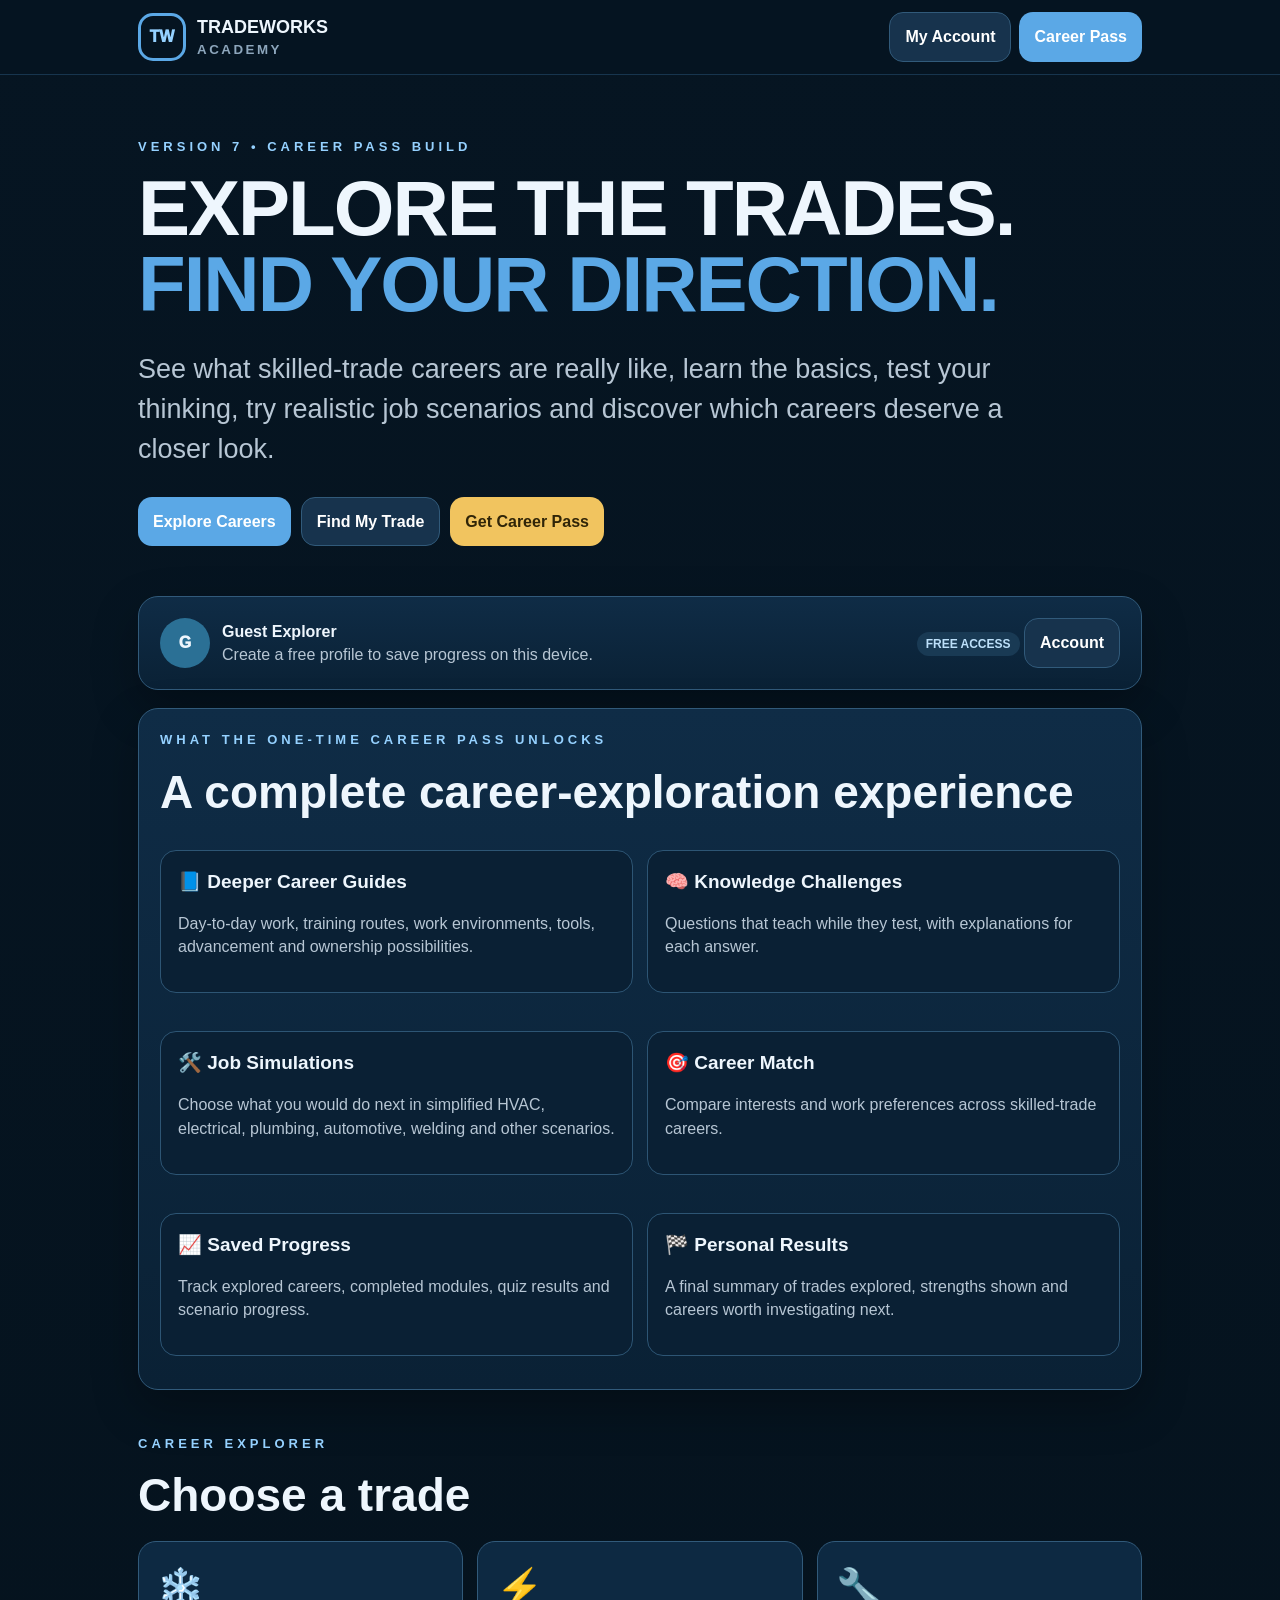
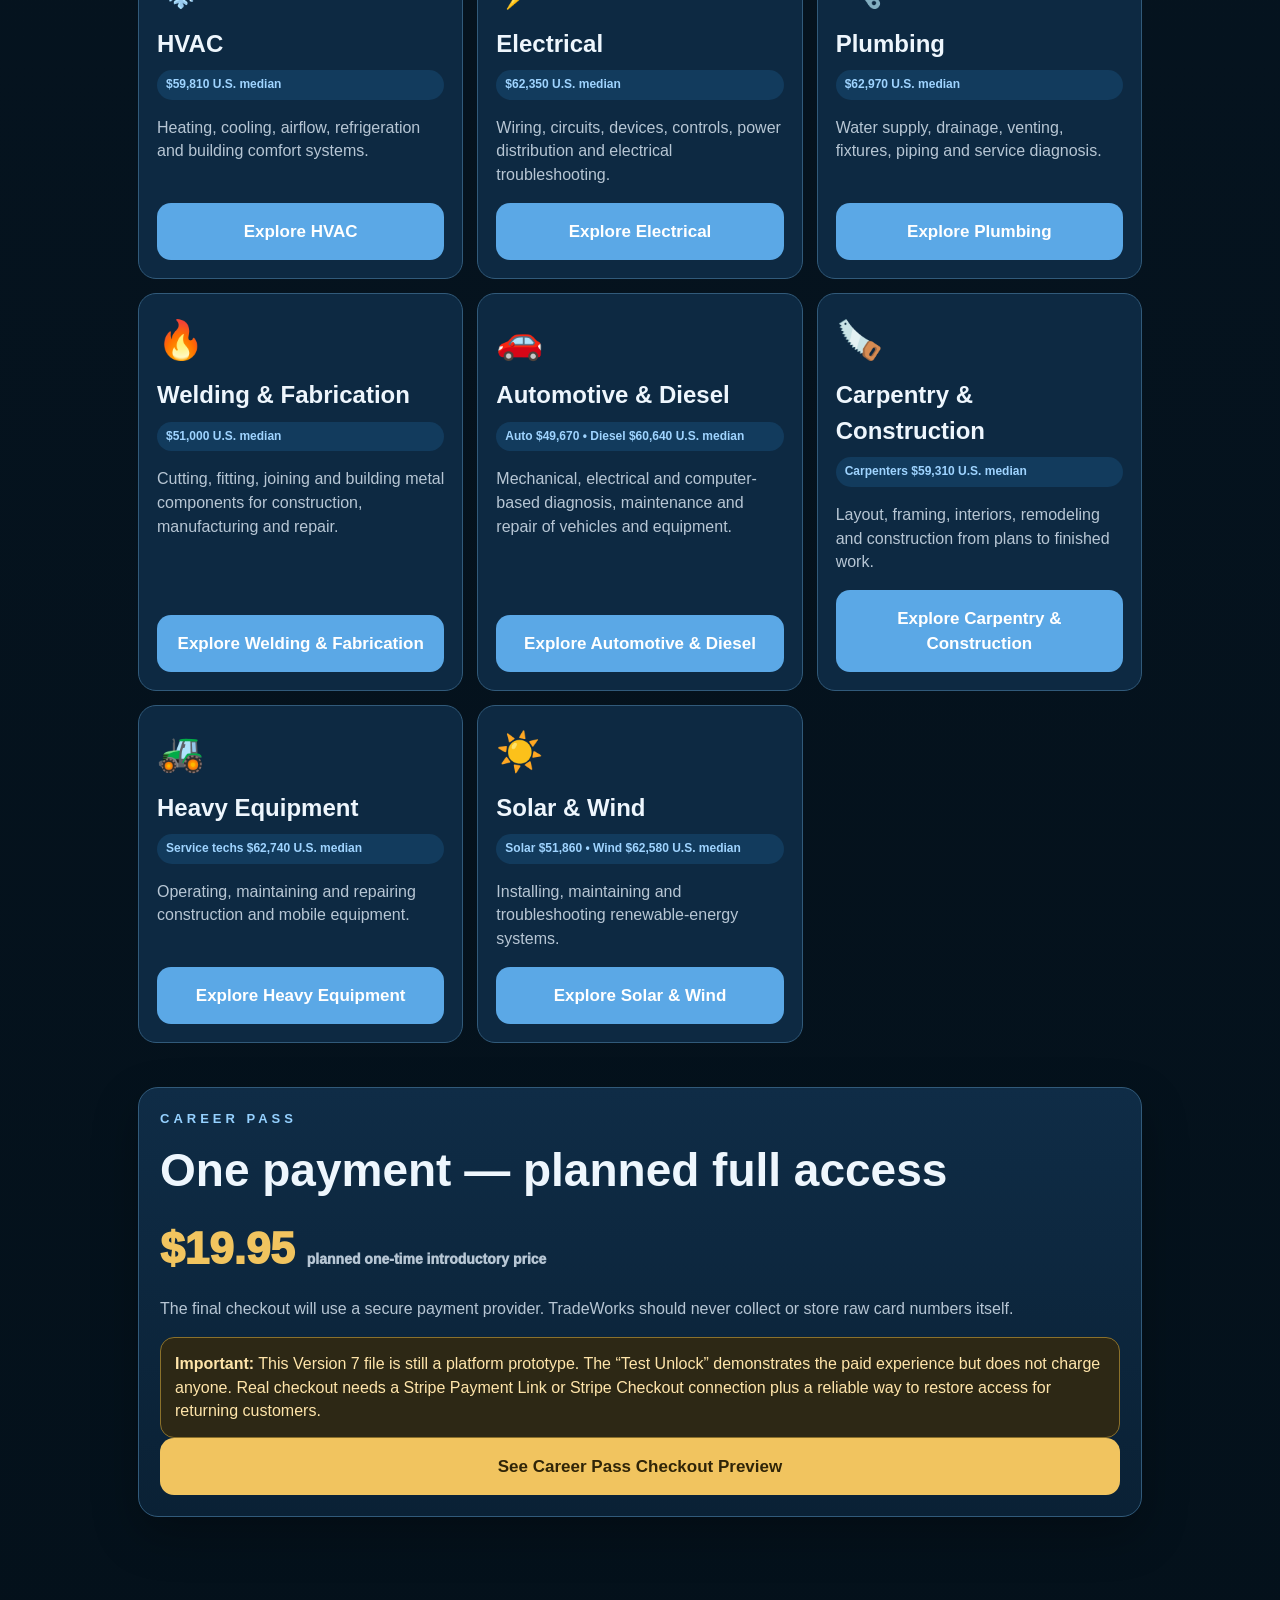
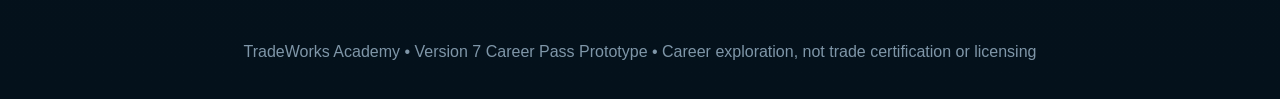
<file: TradeWorks-Version-8-Stripe.html>
<!doctype html>
<html lang="en">
<head>
<meta charset="utf-8">
<meta name="viewport" content="width=device-width,initial-scale=1,viewport-fit=cover">
<meta name="theme-color" content="#061522">
<title>TradeWorks Academy — Version 7 Career Pass</title>
<style>
:root{
--bg:#061522;--panel:#0d2942;--panel2:#102f4d;--line:#315a7a;--text:#eef6fd;--muted:#b7c6d4;
--blue:#5ba8e6;--blue2:#95d1ff;--gold:#f1c45f;--green:#59cf8a;--red:#e7757d;--shadow:0 18px 46px rgba(0,0,0,.27)
}
*{box-sizing:border-box}
html{scroll-behavior:smooth}
body{margin:0;background:linear-gradient(180deg,#061522,#04111b);color:var(--text);font-family:-apple-system,BlinkMacSystemFont,"Segoe UI",Roboto,Arial,sans-serif;line-height:1.48}
button,input{font:inherit}button{cursor:pointer}
header{position:sticky;top:0;z-index:50;background:#061522f4;border-bottom:1px solid #17354e;backdrop-filter:blur(12px)}
.nav{max-width:1040px;margin:auto;padding:12px 18px;display:flex;justify-content:space-between;align-items:center;gap:12px}
.brand{display:flex;align-items:center;gap:11px}.logo{width:48px;height:48px;border:3px solid var(--blue);border-radius:15px;display:grid;place-items:center;font-weight:950;color:var(--blue2)}
.brand b{display:block;font-size:18px}.brand small{display:block;color:#8da6bc;letter-spacing:2.5px;font-weight:800}
.navright{display:flex;gap:8px}.navbtn,.btn{border:0;border-radius:14px;padding:12px 15px;font-weight:900;background:var(--blue);color:white}
.navbtn.secondary,.btn.secondary{background:#17334d;border:1px solid var(--line)}
.btn.gold{background:var(--gold);color:#302508}.btn.green{background:var(--green);color:#082317}.btn.block{width:100%;padding:16px;font-size:17px}
.wrap{max-width:1040px;margin:auto;padding:0 18px 70px}.hero{padding:62px 0 32px}.kicker{color:var(--blue2);font-size:13px;letter-spacing:4px;text-transform:uppercase;font-weight:900}
h1{font-size:clamp(46px,8.5vw,78px);line-height:.98;letter-spacing:-2px;margin:14px 0 22px}h1 span,.blue{color:var(--blue)}
h2{font-size:clamp(30px,5vw,46px);margin:0 0 12px}h3{margin-top:0}.lead{font-size:clamp(20px,3vw,27px);color:var(--muted);max-width:880px}
.row{display:flex;gap:10px;flex-wrap:wrap;margin-top:22px}.card{background:linear-gradient(#0f2c46,#0a2135);border:1px solid var(--line);border-radius:20px;padding:21px;margin:18px 0;box-shadow:var(--shadow)}
.section{padding:26px 0}.sectiontag{color:var(--blue2);font-size:13px;letter-spacing:4px;text-transform:uppercase;font-weight:900;margin-bottom:8px}
.grid{display:grid;grid-template-columns:repeat(3,1fr);gap:14px}.grid2{display:grid;grid-template-columns:repeat(2,1fr);gap:14px}
.trade{background:#0d2942;border:1px solid var(--line);border-radius:18px;padding:18px;display:flex;flex-direction:column;min-height:275px}.trade .icon{font-size:38px}.trade h3{font-size:24px;margin:9px 0}.trade p{color:var(--muted);flex:1}
.pill{display:inline-block;background:#123b5d;color:#9fd4ff;border-radius:999px;padding:6px 9px;font-size:12px;font-weight:850}.pill.gold{background:#443815;color:#ffe09c}.pill.green{background:#143d2e;color:#9be5b7}
.muted{color:var(--muted)}.screen{display:none}.screen.active{display:block}.back{margin:20px 0;background:#17334d;border:1px solid var(--line)}
.tabs{display:flex;gap:8px;flex-wrap:wrap;margin:15px 0}.tab{background:#17334d;border:1px solid var(--line)}.tab.active{background:var(--blue)}.pane{display:none}.pane.active{display:block}
.q{background:#081d30;border:1px solid #2b516e;border-radius:16px;padding:17px;margin:12px 0}.answer{display:block;width:100%;text-align:left;background:#12304a;border:1px solid #315a7a;margin:8px 0;border-radius:12px;padding:13px;color:white;font-weight:750}
.answer.good{background:#163d2b;border-color:var(--green)}.answer.bad{background:#44252a;border-color:var(--red)}.feedback{color:var(--muted);font-weight:700;margin-top:10px}
.lock{border:1px solid #8b712b;background:#2d2815;padding:18px;border-radius:16px}.price{font-size:44px;font-weight:950;color:var(--gold)}.price small{font-size:14px;color:var(--muted)}
.progress{height:12px;background:#061522;border:1px solid #315a7a;border-radius:99px;overflow:hidden}.progress span{display:block;height:100%;background:var(--blue)}
.accountbar{display:grid;grid-template-columns:auto 1fr auto;gap:12px;align-items:center}.avatar{width:50px;height:50px;border-radius:50%;background:#2b7095;display:grid;place-items:center;font-weight:950}
.badge{padding:5px 9px;border-radius:999px;background:#193a54;color:#bde0fa;font-size:12px;font-weight:900}.badge.paid{background:#3b3217;color:#ffe098}
.module{border:1px solid #2d5574;background:#0a2034;border-radius:16px;padding:17px;margin:12px 0}.module-top{display:flex;justify-content:space-between;gap:10px;align-items:center}.module h4{margin:0 0 5px;font-size:19px}
.checklist{display:grid;gap:9px}.check{background:#0a2034;border:1px solid #2d5574;border-radius:14px;padding:13px}
.result{display:grid;grid-template-columns:125px 1fr 45px;gap:9px;align-items:center;margin:10px 0}
.modal{position:fixed;inset:0;background:#000b;display:none;place-items:center;padding:20px;z-index:100}.modal.show{display:grid}.modalbox{max-width:560px;width:100%;background:#0d2942;border:1px solid var(--line);border-radius:22px;padding:23px;box-shadow:var(--shadow)}
.field{width:100%;padding:13px;border-radius:12px;border:1px solid #315a7a;background:#071a2a;color:white;margin:7px 0 12px}.notice{padding:14px;border-radius:14px;border:1px solid #8b712b;background:#2d2815;color:#ffe5aa}.success{padding:14px;border-radius:14px;border:1px solid #317855;background:#123526;color:#bff2cf}
hr{border:0;border-top:1px solid #284a65;margin:20px 0}footer{text-align:center;color:#7f96a8;padding:35px 10px}
@media(max-width:800px){.grid{grid-template-columns:1fr 1fr}.grid2{grid-template-columns:1fr}}
@media(max-width:560px){.grid{grid-template-columns:1fr}.accountbar{grid-template-columns:auto 1fr}.accountbar .right{grid-column:1/-1}.result{grid-template-columns:105px 1fr 42px}.navright .hide-sm{display:none}}
</style>
</head>
<body>
<header><div class="nav">
<div class="brand"><div class="logo">TW</div><div><b>TRADEWORKS</b><small>ACADEMY</small></div></div>
<div class="navright"><button class="navbtn secondary hide-sm" onclick="showAccount()">My Account</button><button class="navbtn" onclick="showPass()">Career Pass</button></div>
</div></header>

<main class="wrap">
<section id="home" class="screen active">
<div class="hero">
<div class="kicker">Version 7 • Career Pass Build</div>
<h1>EXPLORE THE TRADES.<br><span>FIND YOUR DIRECTION.</span></h1>
<p class="lead">See what skilled-trade careers are really like, learn the basics, test your thinking, try realistic job scenarios and discover which careers deserve a closer look.</p>
<div class="row"><button class="btn" onclick="document.getElementById('trades').scrollIntoView()">Explore Careers</button><button class="btn secondary" onclick="openAssessment()">Find My Trade</button><button class="btn gold" onclick="showPass()">Get Career Pass</button></div>
</div>

<div class="card" id="accountCard"><div class="accountbar">
<div class="avatar" id="avatar">G</div><div><b id="acctName">Guest Explorer</b><br><span class="muted" id="acctStatus">Create a free profile to save progress on this device.</span></div>
<div class="right"><span class="badge" id="passBadge">FREE ACCESS</span> <button class="btn secondary" onclick="showAccount()">Account</button></div>
</div></div>

<div class="card"><div class="sectiontag">What the one-time Career Pass unlocks</div><h2>A complete career-exploration experience</h2>
<div class="grid2">
<div class="module"><h4>📘 Deeper Career Guides</h4><p class="muted">Day-to-day work, training routes, work environments, tools, advancement and ownership possibilities.</p></div>
<div class="module"><h4>🧠 Knowledge Challenges</h4><p class="muted">Questions that teach while they test, with explanations for each answer.</p></div>
<div class="module"><h4>🛠️ Job Simulations</h4><p class="muted">Choose what you would do next in simplified HVAC, electrical, plumbing, automotive, welding and other scenarios.</p></div>
<div class="module"><h4>🎯 Career Match</h4><p class="muted">Compare interests and work preferences across skilled-trade careers.</p></div>
<div class="module"><h4>📈 Saved Progress</h4><p class="muted">Track explored careers, completed modules, quiz results and scenario progress.</p></div>
<div class="module"><h4>🏁 Personal Results</h4><p class="muted">A final summary of trades explored, strengths shown and careers worth investigating next.</p></div>
</div></div>

<section class="section" id="trades"><div class="sectiontag">Career Explorer</div><h2>Choose a trade</h2><div class="grid" id="tradeGrid"></div></section>

<div class="card"><div class="sectiontag">Career Pass</div><h2>One payment — planned full access</h2><div class="price">$19.95 <small>planned one-time introductory price</small></div>
<p class="muted">The final checkout will use a secure payment provider. TradeWorks should never collect or store raw card numbers itself.</p>
<div class="notice"><b>Important:</b> This Version 7 file is still a platform prototype. The “Test Unlock” demonstrates the paid experience but does not charge anyone. Real checkout needs a Stripe Payment Link or Stripe Checkout connection plus a reliable way to restore access for returning customers.</div>
<button class="btn gold block" onclick="showPass()">See Career Pass Checkout Preview</button></div>
</section>

<section id="tradeScreen" class="screen">
<button class="btn back" onclick="goHome()">← Back to all trades</button>
<div class="kicker" id="tradeKicker"></div><h2 id="tradeTitle"></h2><p class="lead" id="tradeDesc" style="font-size:20px"></p><div id="tradePills"></div>
<div class="tabs"><button class="tab active" data-t="overview" onclick="setTab('overview',this)">Overview</button><button class="tab" data-t="day" onclick="setTab('day',this)">Day on Job</button><button class="tab" data-t="training" onclick="setTab('training',this)">Training</button><button class="tab" data-t="growth" onclick="setTab('growth',this)">Career Growth</button></div>
<div class="card"><div id="overview" class="pane active"></div><div id="day" class="pane"></div><div id="training" class="pane"></div><div id="growth" class="pane"></div></div>
<section class="section"><div class="sectiontag">Free Preview</div><h2>Knowledge sampler</h2><div id="freeQuiz"></div></section>
<section class="section"><div id="paidArea"></div></section>
</section>

<section id="assessmentScreen" class="screen">
<button class="btn back" onclick="goHome()">← Back home</button><div class="kicker">TradeWorks Career Match</div><h2>What type of work sounds like you?</h2><p class="lead" style="font-size:20px">This is an interest explorer, not an aptitude, psychological or employment test.</p><div id="assessmentQs"></div><button class="btn block" onclick="scoreAssessment()">See My Career Matches</button><div id="assessmentResults"></div>
</section>

<section id="dashboardScreen" class="screen">
<button class="btn back" onclick="goHome()">← Back home</button><div class="kicker">My TradeWorks</div><h2>Your career-exploration dashboard</h2>
<div class="card"><div class="accountbar"><div class="avatar" id="dashAvatar">G</div><div><b id="dashName">Guest Explorer</b><br><span class="muted" id="dashEmail">No email saved</span></div><div class="right"><span class="badge" id="dashPass">FREE ACCESS</span></div></div></div>
<div class="grid2"><div class="card"><h3>Trades explored</h3><div class="price" id="exploredCount">0</div></div><div class="card"><h3>Learning points</h3><div class="price" id="pointsCount">0</div></div></div>
<div class="card"><div class="sectiontag">Progress</div><div id="dashProgress"></div></div>
</section>
</main>

<footer>TradeWorks Academy • Version 7 Career Pass Prototype • Career exploration, not trade certification or licensing</footer>

<div class="modal" id="passModal"><div class="modalbox"><div class="sectiontag">TradeWorks Career Pass</div><h2>Unlock the full platform</h2>
<div class="price">$19.95 <small>planned one-time introductory price</small></div>
<div class="checklist">
<div class="check">✓ Full access to every trade career guide</div><div class="check">✓ Interactive job scenarios</div><div class="check">✓ Full knowledge challenges</div><div class="check">✓ Career Match results</div><div class="check">✓ Progress dashboard</div><div class="check">✓ Return access after real account/payment system is connected</div>
</div><hr>
<div class="notice"><b>Testing mode:</b> No real payment is connected. “Test Unlock” only simulates a successful purchase on this device.</div>
<button class="btn gold block" style="margin-top:12px" onclick="testUnlock()">Test Unlock — No Charge</button>
<button class="btn secondary block" style="margin-top:9px" onclick="closePass()">Not now</button>
</div></div>

<div class="modal" id="accountModal"><div class="modalbox"><div class="sectiontag">Free TradeWorks Profile</div><h2>Save your name and progress</h2>
<label>Name</label><input class="field" id="nameInput" placeholder="Your name">
<label>Email</label><input class="field" id="emailInput" type="email" placeholder="you@example.com">by
<p class="muted" style="font-size:13px">Prototype note: this Version 7 file stores the profile only in your browser on this device. The production version should use a real authentication/database service so customers can sign in on another device.</p>
<button class="btn block" onclick="saveAccount()">Save Profile</button><button class="btn secondary block" style="margin-top:9px" onclick="closeAccount()">Cancel</button></div></div>

<script>
const trades={
hvac:{icon:"❄️",name:"HVAC",median:"$59,810",desc:"Heating, cooling, airflow, refrigeration and building comfort systems.",day:["Talk with customers about symptoms","Inspect equipment and basic operating conditions","Measure temperature, airflow and electrical/refrigeration conditions","Diagnose, repair, verify and explain results"],training:"Technical school, apprenticeship and employer training are common routes. Refrigerant-handling work can require EPA technician certification.",growth:"Residential/commercial service, refrigeration, controls, estimating, management and business ownership."},
electrical:{icon:"⚡",name:"Electrical",median:"$62,350",desc:"Wiring, circuits, devices, controls, power distribution and electrical troubleshooting.",day:["Review prints or service complaint","Identify hazards and follow required safety procedures","Install or inspect wiring/equipment","Test, verify and document"],training:"Apprenticeship is a common route. Licensing requirements vary by state and locality.",growth:"Residential, commercial, industrial, controls, foreman, estimator, project management and contracting."},
plumbing:{icon:"🔧",name:"Plumbing",median:"$62,970",desc:"Water supply, drainage, venting, fixtures, piping and service diagnosis.",day:["Review the complaint or plan","Locate affected system components","Inspect piping, fixtures and drainage","Repair, test and communicate findings"],training:"Apprenticeships are common. Technical programs can provide foundational training. Licensing rules vary.",growth:"Service, construction, pipefitting, foreman, estimating, project management and ownership."},
welding:{icon:"🔥",name:"Welding & Fabrication",median:"$51,000",desc:"Cutting, fitting, joining and building metal components for construction, manufacturing and repair.",day:["Read drawings","Prepare material and dimensions","Fit and tack components","Weld, inspect and correct as needed"],training:"Technical programs, apprenticeships and employer training are common. Skill requires substantial supervised practice.",growth:"Structural, pipe, production, field repair, inspection, supervision and fabrication business ownership."},
auto:{icon:"🚗",name:"Automotive & Diesel",median:"Auto $49,670 • Diesel $60,640",desc:"Mechanical, electrical and computer-based diagnosis, maintenance and repair of vehicles and equipment.",day:["Review complaint","Verify symptom when practical","Inspect and retrieve diagnostic information","Test, repair and verify"],training:"Technical school, community college and employer training are common. Industry/manufacturer credentials can support advancement.",growth:"Automotive, diesel, fleet, diagnostic specialist, foreman, service management and shop ownership."},
carpentry:{icon:"🪚",name:"Carpentry & Construction",median:"Carpenters $59,310",desc:"Layout, framing, interiors, remodeling and construction from plans to finished work.",day:["Review drawings","Measure and lay out work","Prepare and install materials","Check dimensions, quality and safety"],training:"On-the-job learning and apprenticeships are common. Technical programs can build foundational skills.",growth:"Carpenter, finish carpenter, foreman, estimator, superintendent and contractor."},
heavy:{icon:"🚜",name:"Heavy Equipment",median:"Service techs $62,740",desc:"Operating, maintaining and repairing construction and mobile equipment.",day:["Perform inspections","Review assignment or machine complaint","Operate or diagnose safely","Verify and document condition"],training:"Employer training, technical programs and apprenticeships are common depending on operator or technician path.",growth:"Operator, field service technician, fleet tech, hydraulic specialist, shop foreman and service management."},
renewable:{icon:"☀️",name:"Solar & Wind",median:"Solar $51,860 • Wind $62,580",desc:"Installing, maintaining and troubleshooting renewable-energy systems.",day:["Review site and safety conditions","Inspect equipment and components","Install/test/maintain systems","Record system performance"],training:"Solar often combines technical/on-the-job training. Wind technicians commonly complete postsecondary technical training plus employer training.",growth:"Installer, service technician, commissioning, crew lead, operations/maintenance and site supervision."}
};
const quiz=[
["What is usually the best first mindset when diagnosing a problem?",["Gather information and test logically","Replace the most expensive part first","Ignore the symptom"],0],
["Why are measurements useful in skilled trades?",["They help confirm what the system is actually doing","They replace training","They eliminate safety procedures"],0],
["After a repair or installation, a professional should:",["Verify proper operation","Assume it worked","Leave without checking"],0]
];
const scenario={
hvac:["The AC runs but the house is warm.","Check basic airflow and operating conditions first.","Replace the compressor immediately."],
electrical:["Several nearby devices are not working.","Determine the scope and use safe diagnostic procedures.","Install a larger breaker."],
plumbing:["One sink drains slowly.","Focus first on the local fixture/drain path.","Replace the water heater."],
welding:["A bracket must match a drawing.","Measure, prepare and verify fit-up before final welding.","Weld first and measure afterward."],
auto:["A vehicle will not start.","Verify the symptom and basic conditions before replacing parts.","Order every possible sensor."],
carpentry:["You are laying out a wall.","Confirm dimensions and reference points first.","Start cutting without the plan."],
heavy:["A machine has slow hydraulic response.","Gather the symptom and perform safe basic checks.","Increase pressure beyond specifications."],
renewable:["A solar system is underperforming.","Review status data and inspect safely.","Replace every panel immediately."]
};
const assessment=[
["Which sounds most satisfying?",["Diagnosing why something failed","Building or fabricating something","Installing systems people rely on"]],
["Which setting sounds best?",["Homes/businesses solving service problems","Shop/fabrication environment","Construction sites or equipment"]],
["Which challenge interests you most?",["Mechanical/electrical troubleshooting","Precise layout and building","Flow, piping or energy systems"]],
["Would you like the option to own a service business someday?",["Yes","Maybe","I would rather become a specialist"]],
["Do you enjoy learning how systems work together?",["Very much","Somewhat","I prefer making/building physical things"]]
];
let current="", assessAnswers={};
let state=JSON.parse(localStorage.getItem("twv7state")||'{"name":"","email":"","pass":false,"points":0,"explored":{},"completed":{}}');
function save(){localStorage.setItem("twv7state",JSON.stringify(state));syncAccount()}
function initials(){return state.name?state.name.trim().split(/\s+/).map(x=>x[0]).join("").slice(0,2).toUpperCase():"G"}
function syncAccount(){avatar.textContent=initials();acctName.textContent=state.name||"Guest Explorer";acctStatus.textContent=state.email||"Create a free profile to save progress on this device.";passBadge.textContent=state.pass?"CAREER PASS":"FREE ACCESS";passBadge.className="badge "+(state.pass?"paid":"")}
function renderTrades(){tradeGrid.innerHTML=Object.entries(trades).map(([k,t])=>`<article class="trade"><div class="icon">${t.icon}</div><h3>${t.name}</h3><span class="pill">${t.median} U.S. median</span><p>${t.desc}</p><button class="btn block" onclick="openTrade('${k}')">Explore ${t.name}</button></article>`).join("")}
function goHome(){document.querySelectorAll(".screen").forEach(x=>x.classList.remove("active"));home.classList.add("active");scrollTo(0,0)}
function openTrade(id){current=id;state.explored[id]=true;save();let t=trades[id];document.querySelectorAll(".screen").forEach(x=>x.classList.remove("active"));tradeScreen.classList.add("active");tradeKicker.textContent=t.name.toUpperCase()+" • CAREER EXPLORER";tradeTitle.textContent=t.icon+" "+t.name;tradeDesc.textContent=t.desc;tradePills.innerHTML=`<span class="pill">${t.median} U.S. median</span> <span class="pill green">Hands-on career</span>`;overview.innerHTML=`<h3>What the work is about</h3><p>${t.desc}</p><p class="muted">The best fit often comes from enjoying the kind of problems the trade solves—not simply from liking tools.</p>`;day.innerHTML=`<h3>A typical work flow</h3><ol>${t.day.map(x=>`<li>${x}</li>`).join("")}</ol><p class="muted">Actual duties vary by specialty, employer, jobsite and experience.</p>`;training.innerHTML=`<h3>How people get started</h3><p>${t.training}</p><p class="muted">Requirements can vary by state, locality and employer.</p>`;growth.innerHTML=`<h3>Where the career can lead</h3><p>${t.growth}</p>`;renderQuiz();renderPaid();setTab("overview",document.querySelector('[data-t="overview"]'));scrollTo(0,0)}
function setTab(id,b){document.querySelectorAll(".pane").forEach(x=>x.classList.remove("active"));document.querySelectorAll(".tab").forEach(x=>x.classList.remove("active"));document.getElementById(id).classList.add("active");b.classList.add("active")}
function renderQuiz(){freeQuiz.innerHTML=quiz.slice(0,2).map((q,i)=>`<div class="q"><b>${i+1}. ${q[0]}</b>${q[1].map((a,j)=>`<button class="answer" onclick="answer(this,${j},${q[2]},'free${i}')">${a}</button>`).join("")}<div class="feedback"></div></div>`).join("")}
function answer(btn,j,c,key){let p=btn.parentElement;p.querySelectorAll(".answer").forEach((x,i)=>{x.disabled=true;if(i===c)x.classList.add("good")});if(j!==c)btn.classList.add("bad");p.querySelector(".feedback").textContent=j===c?"Correct. Skilled work rewards logical, evidence-based decisions.":"Not the best choice. Think safety, basic checks, evidence and verification.";if(j===c&&!state.completed[key]){state.completed[key]=true;state.points+=10;save()}}
function renderPaid(){if(!state.pass){paidArea.innerHTML=`<div class="card"><div class="sectiontag">Career Pass</div><h2>Continue the experience</h2><div class="lock">🔒 The full scenario, extended knowledge challenge and progress credit are part of the Career Pass.</div><button class="btn gold block" style="margin-top:12px" onclick="window.location.href='https://buy.stripe.com/9B6cN57Ps1hU1cp4bAdfG00')">Unlock Career Pass</button></div>`;return}let s=scenario[current];paidArea.innerHTML=`<div class="card"><div class="sectiontag">Interactive Job Scenario</div><h2>${s[0]}</h2><p>Which is the better first approach?</p><button class="answer" onclick="scenarioAnswer(this,true)">${s[1]}</button><button class="answer" onclick="scenarioAnswer(this,false)">${s[2]}</button><div id="scenarioFeedback" class="feedback"></div></div><div class="card"><div class="sectiontag">Career Pass Knowledge Challenge</div>${quiz.map((q,i)=>`<div class="q"><b>${i+1}. ${q[0]}</b>${q[1].map((a,j)=>`<button class="answer" onclick="answer(this,${j},${q[2]},'${current}paid${i}')">${a}</button>`).join("")}<div class="feedback"></div></div>`).join("")}</div>`}
function scenarioAnswer(btn,ok){let p=btn.parentElement;p.querySelectorAll(".answer").forEach(x=>x.disabled=true);btn.classList.add(ok?"good":"bad");scenarioFeedback.textContent=ok?"Good choice. Start with safe, logical checks before major replacement or disassembly.":"That jumps ahead too quickly. Skilled troubleshooting usually narrows the problem before major action.";let key=current+"scenario";if(ok&&!state.completed[key]){state.completed[key]=true;state.points+=25;save()}}
function showPass(){passModal.classList.add("show")}function closePass(){passModal.classList.remove("show")}function testUnlock(){state.pass=true;save();closePass();if(current)renderPaid();alert("Career Pass test access is unlocked on this device. No payment was taken.")}
function showAccount(){nameInput.value=state.name||"";emailInput.value=state.email||"";accountModal.classList.add("show")}function closeAccount(){accountModal.classList.remove("show")}function saveAccount(){state.name=nameInput.value.trim();state.email=emailInput.value.trim();save();closeAccount();showDashboard()}
function showDashboard(){document.querySelectorAll(".screen").forEach(x=>x.classList.remove("active"));dashboardScreen.classList.add("active");dashAvatar.textContent=initials();dashName.textContent=state.name||"Guest Explorer";dashEmail.textContent=state.email||"No email saved";dashPass.textContent=state.pass?"CAREER PASS":"FREE ACCESS";dashPass.className="badge "+(state.pass?"paid":"");let ex=Object.keys(state.explored).length;exploredCount.textContent=ex;pointsCount.textContent=state.points;dashProgress.innerHTML=Object.entries(trades).map(([k,t])=>`<div class="module"><div class="module-top"><div><b>${t.icon} ${t.name}</b><br><span class="muted">${state.explored[k]?"Explored":"Not explored yet"}</span></div><span class="badge">${state.completed[k+"scenario"]?"SCENARIO COMPLETE":state.explored[k]?"STARTED":"NEW"}</span></div></div>`).join("");scrollTo(0,0)}
function openAssessment(){document.querySelectorAll(".screen").forEach(x=>x.classList.remove("active"));assessmentScreen.classList.add("active");renderAssessment();scrollTo(0,0)}
function renderAssessment(){assessmentQs.innerHTML=assessment.map((q,i)=>`<div class="q"><b>${i+1}. ${q[0]}</b>${q[1].map((a,j)=>`<button class="answer ${assessAnswers[i]===j?"good":""}" onclick="pick(${i},${j})">${a}</button>`).join("")}</div>`).join("")}
function pick(i,j){assessAnswers[i]=j;renderAssessment()}
function scoreAssessment(){if(Object.keys(assessAnswers).length<assessment.length){assessmentResults.innerHTML=`<div class="lock">Please answer all ${assessment.length} questions.</div>`;return}let groups=[["hvac","auto","heavy"],["welding","carpentry"],["electrical","plumbing","renewable"]],scores={};Object.keys(trades).forEach(k=>scores[k]=0);Object.values(assessAnswers).forEach(v=>groups[Math.min(v,2)].forEach(k=>scores[k]++));let sorted=Object.entries(scores).sort((a,b)=>b[1]-a[1]),max=Math.max(...Object.values(scores));assessmentResults.innerHTML=`<div class="card"><div class="sectiontag">Your Career Match</div><h2>Trades to explore first</h2><p class="muted">This reflects the preferences you selected. It does not measure ability or predict job success.</p>${sorted.map(([k,v])=>`<div class="result"><b>${trades[k].name}</b><div class="progress"><span style="width:${Math.round(v/max*100)}%"></span></div><span>${Math.round(v/max*100)}%</span></div>`).join("")}<button class="btn block" onclick="openTrade('${sorted[0][0]}')">Explore my top match</button></div>`;assessmentResults.scrollIntoView({behavior:"smooth"})}
renderTrades();syncAccount();
</script>
</body></html>
</file>
